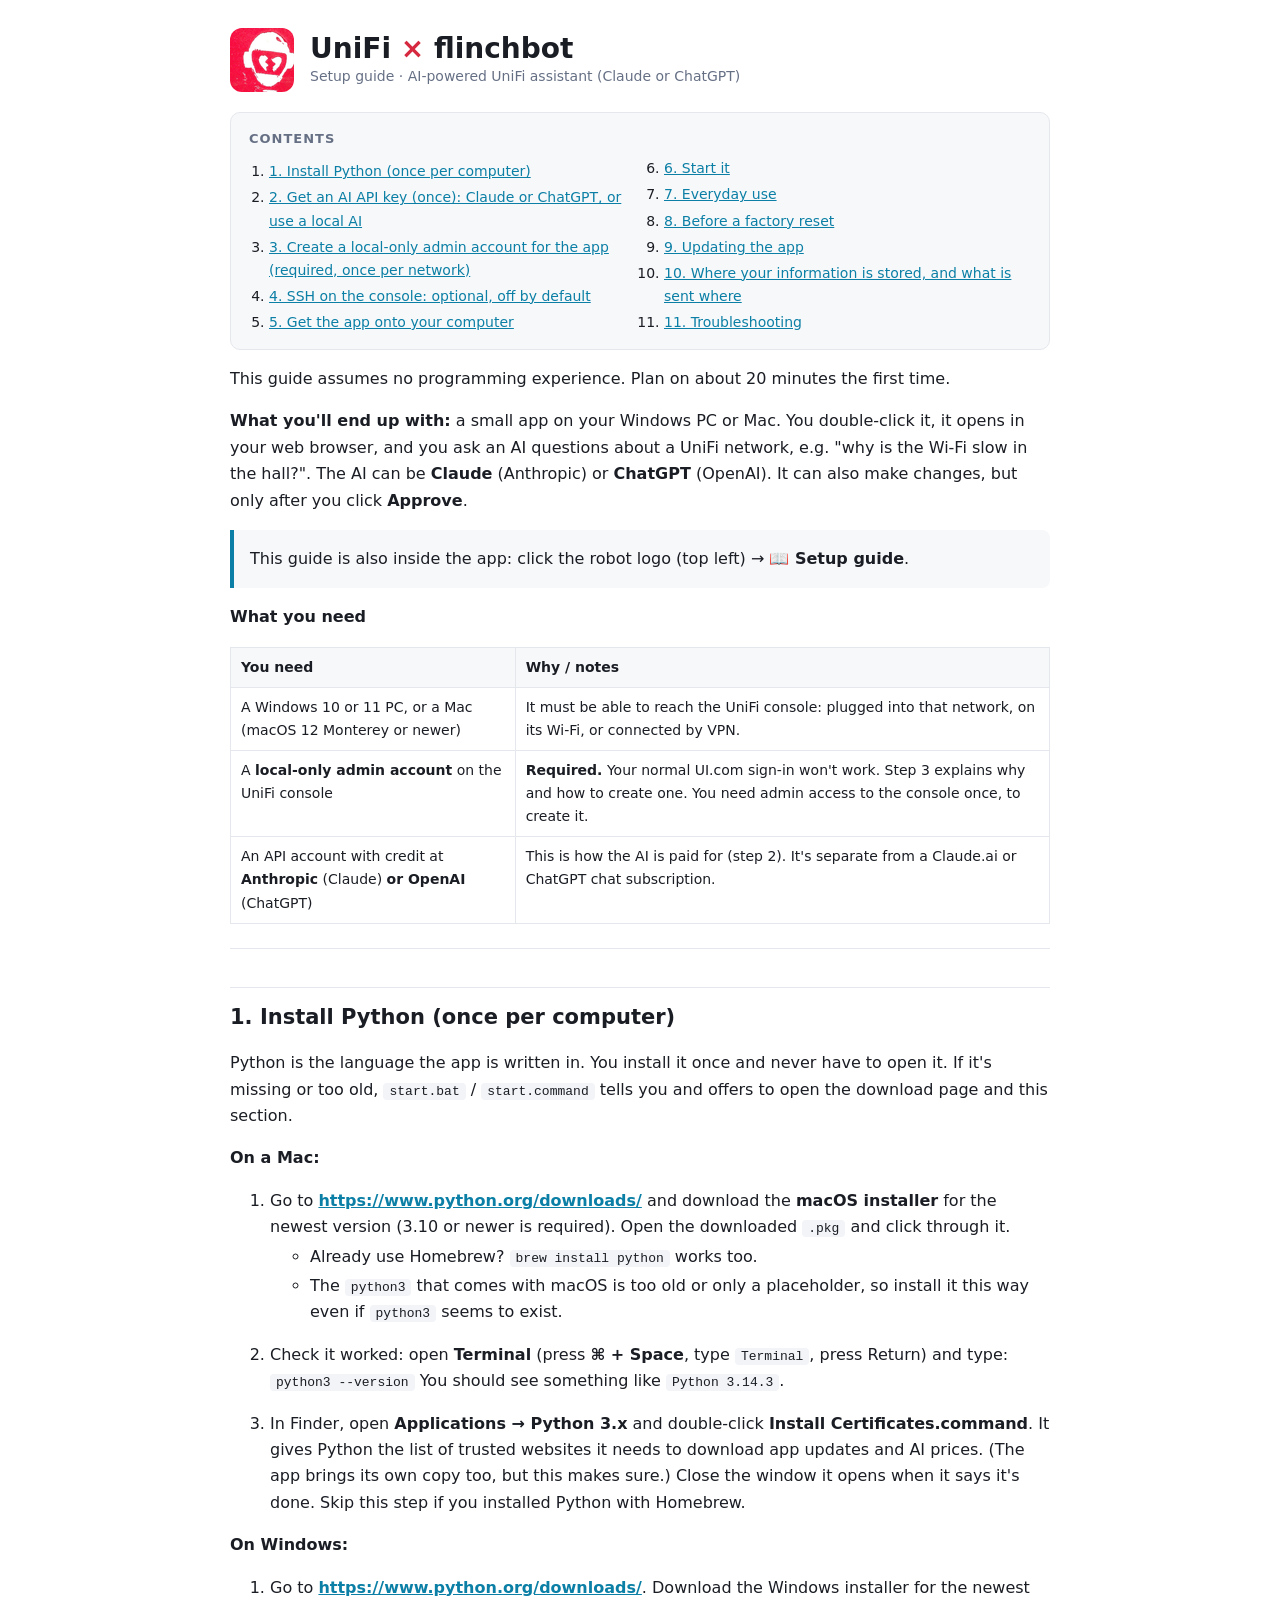
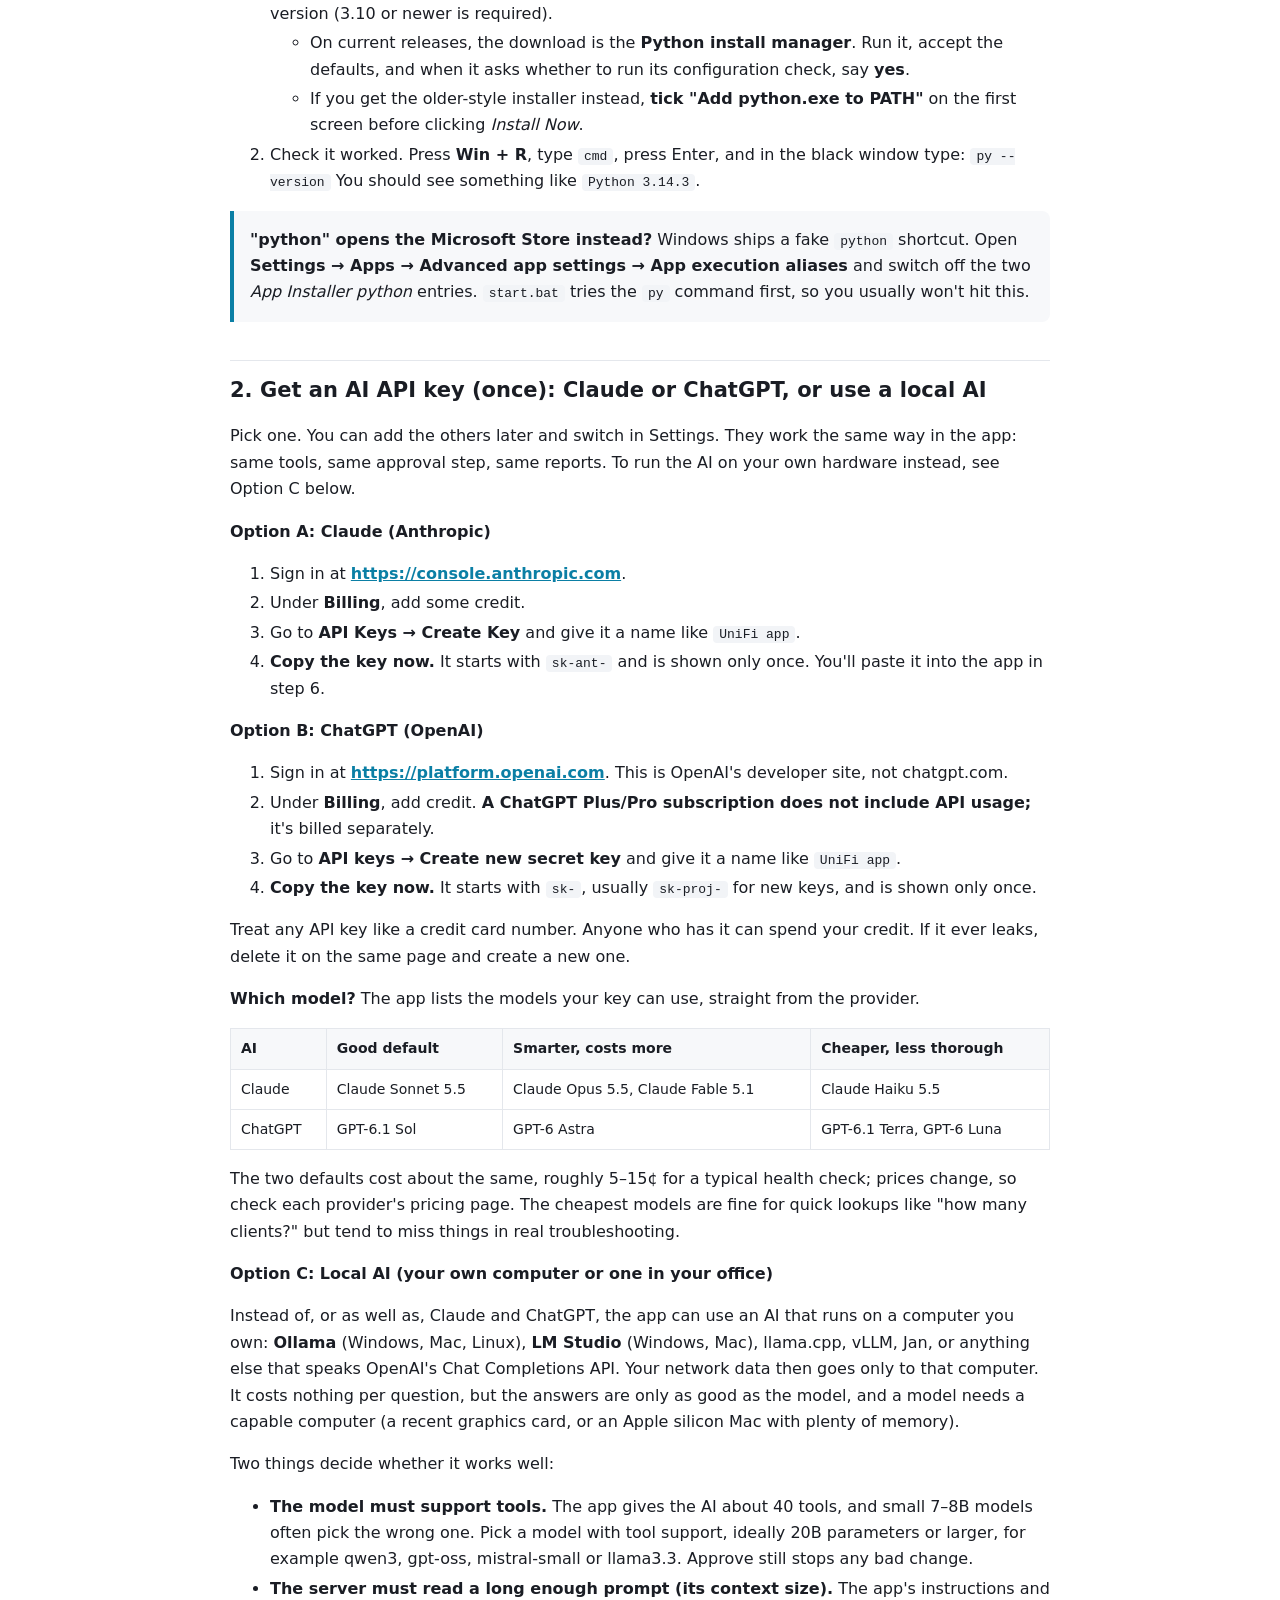
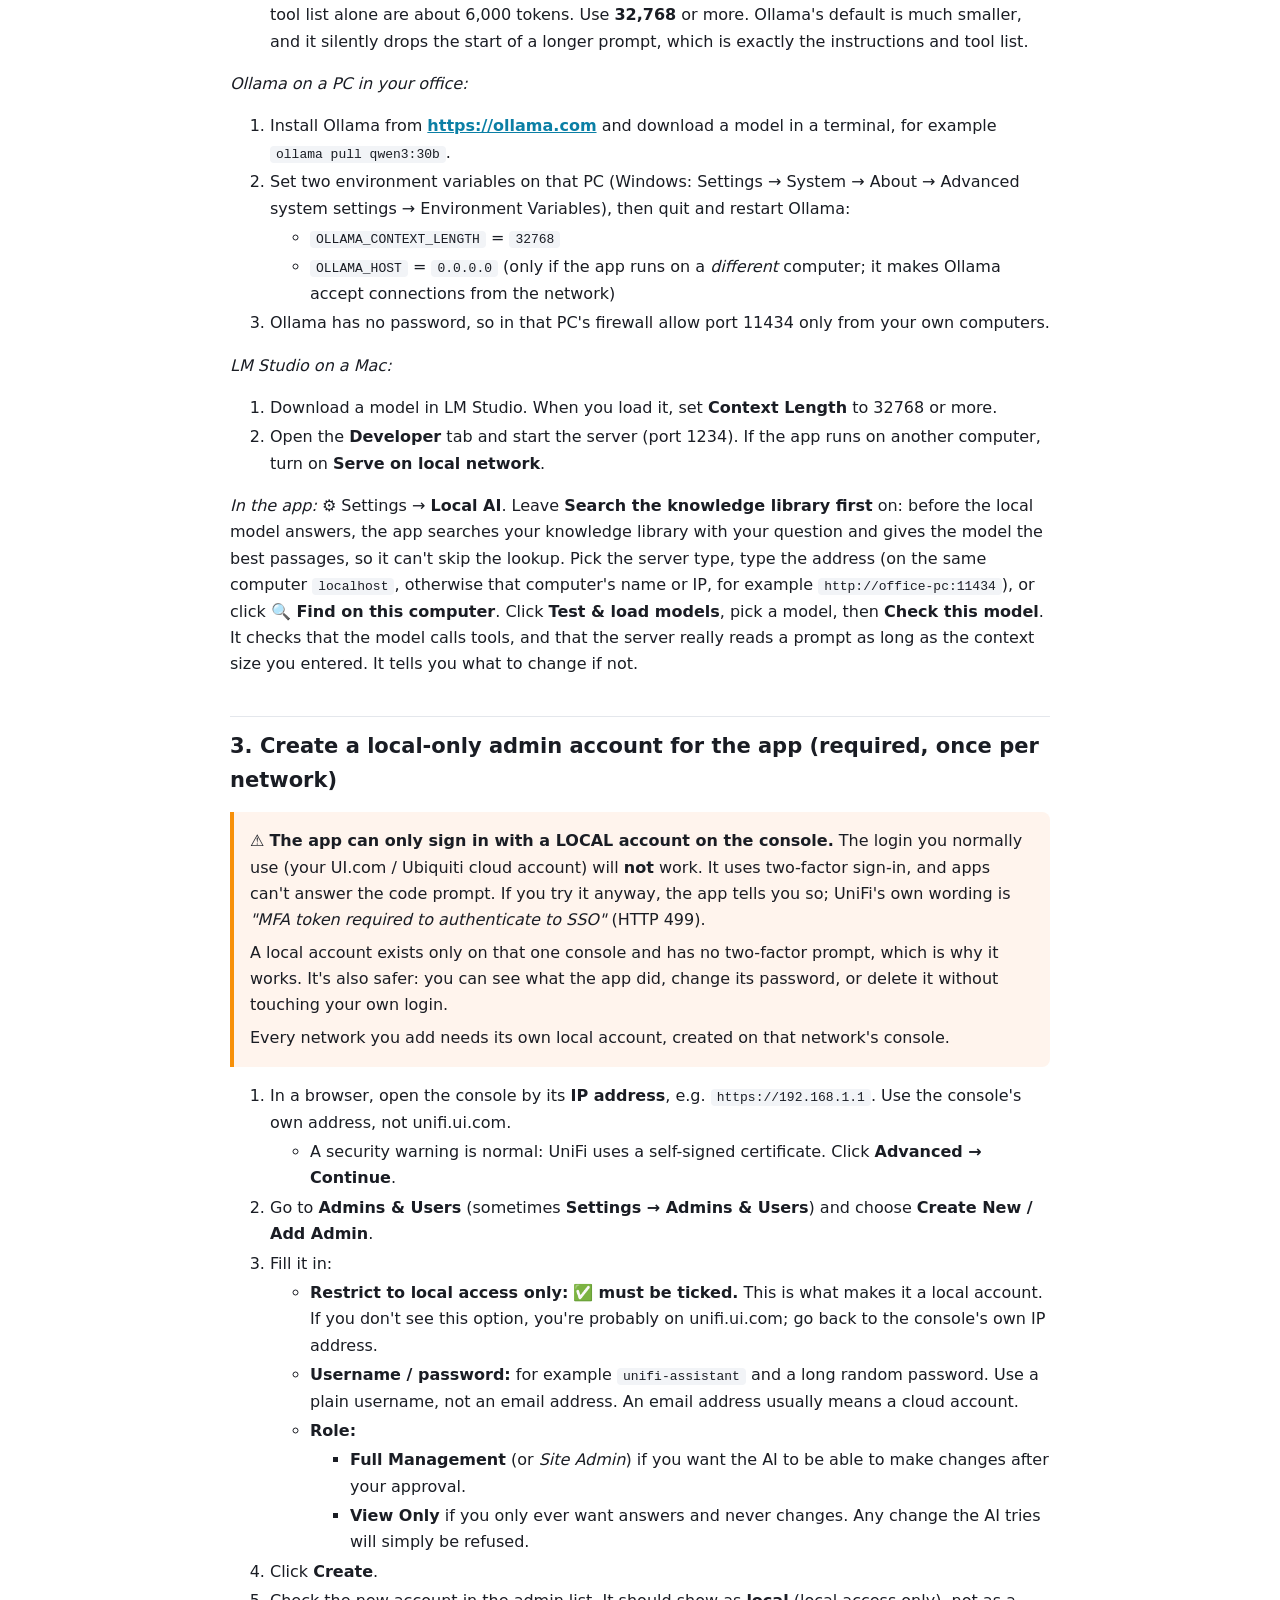
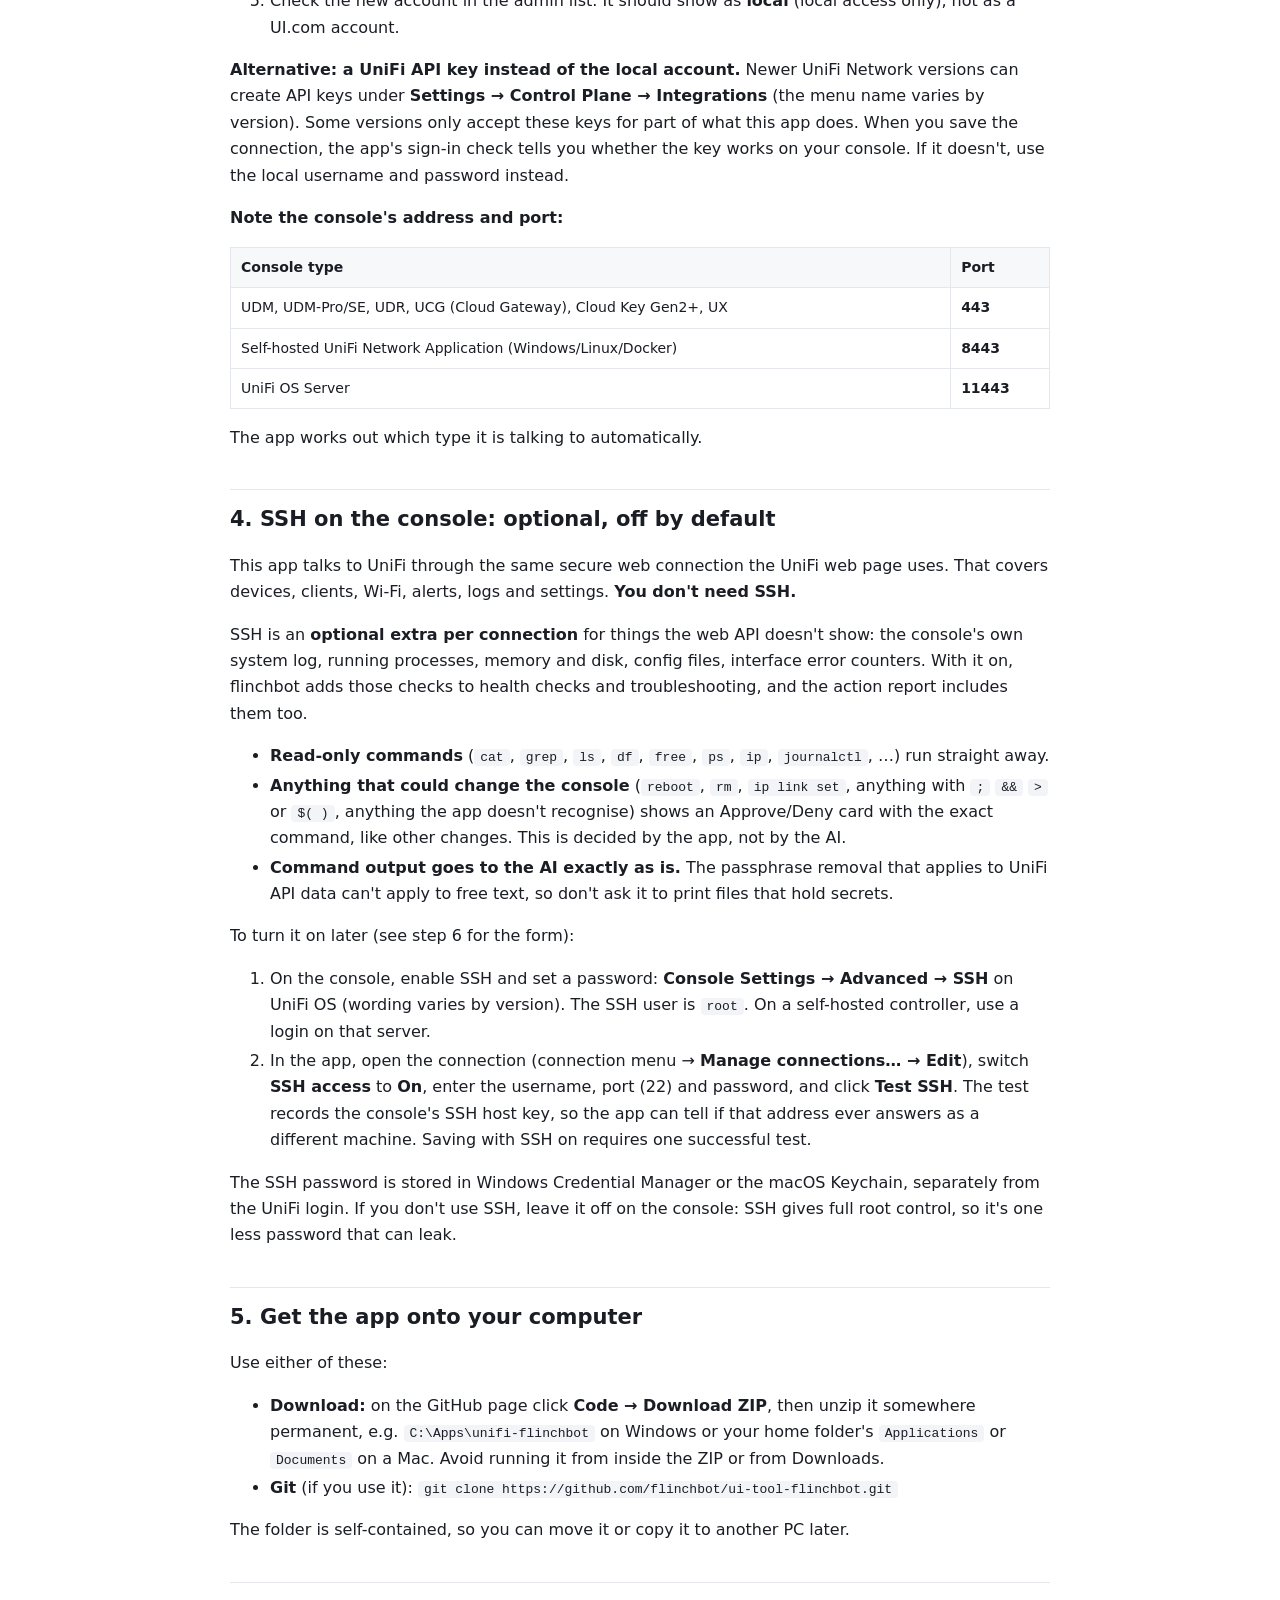
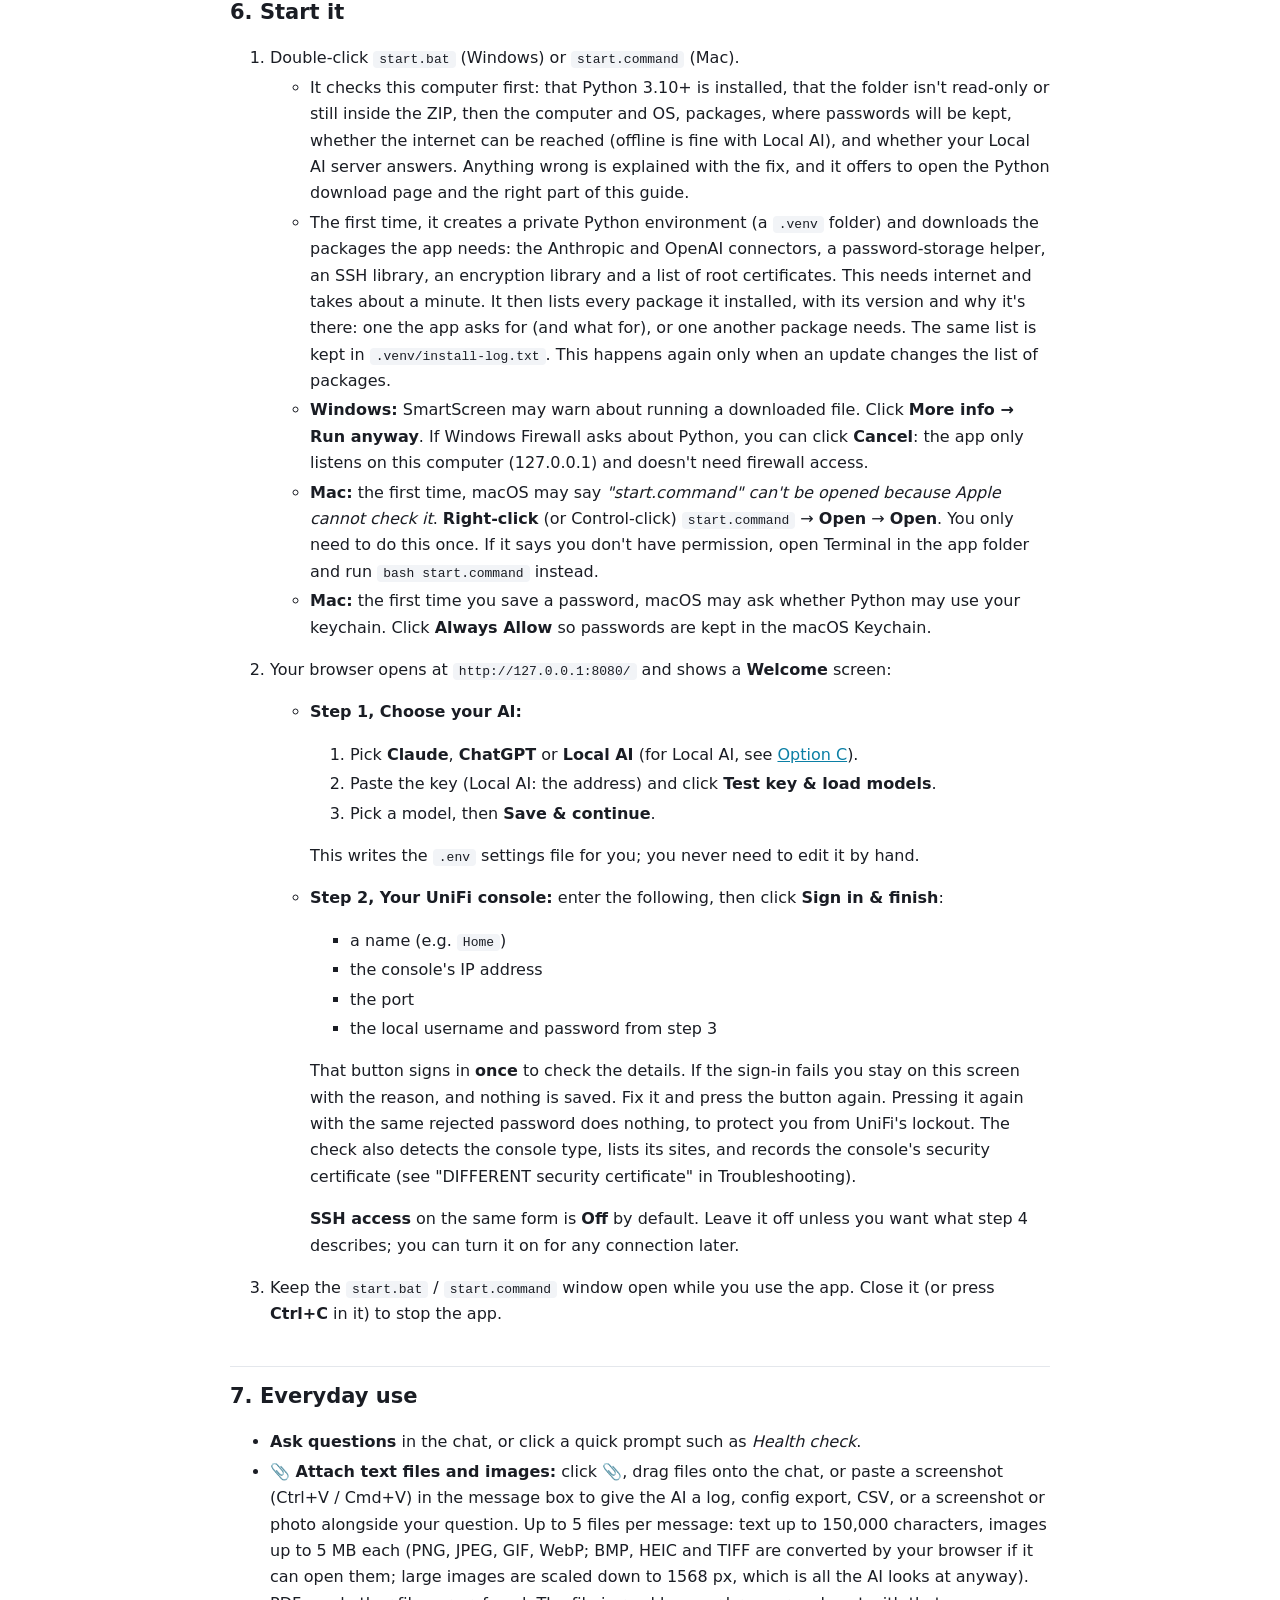
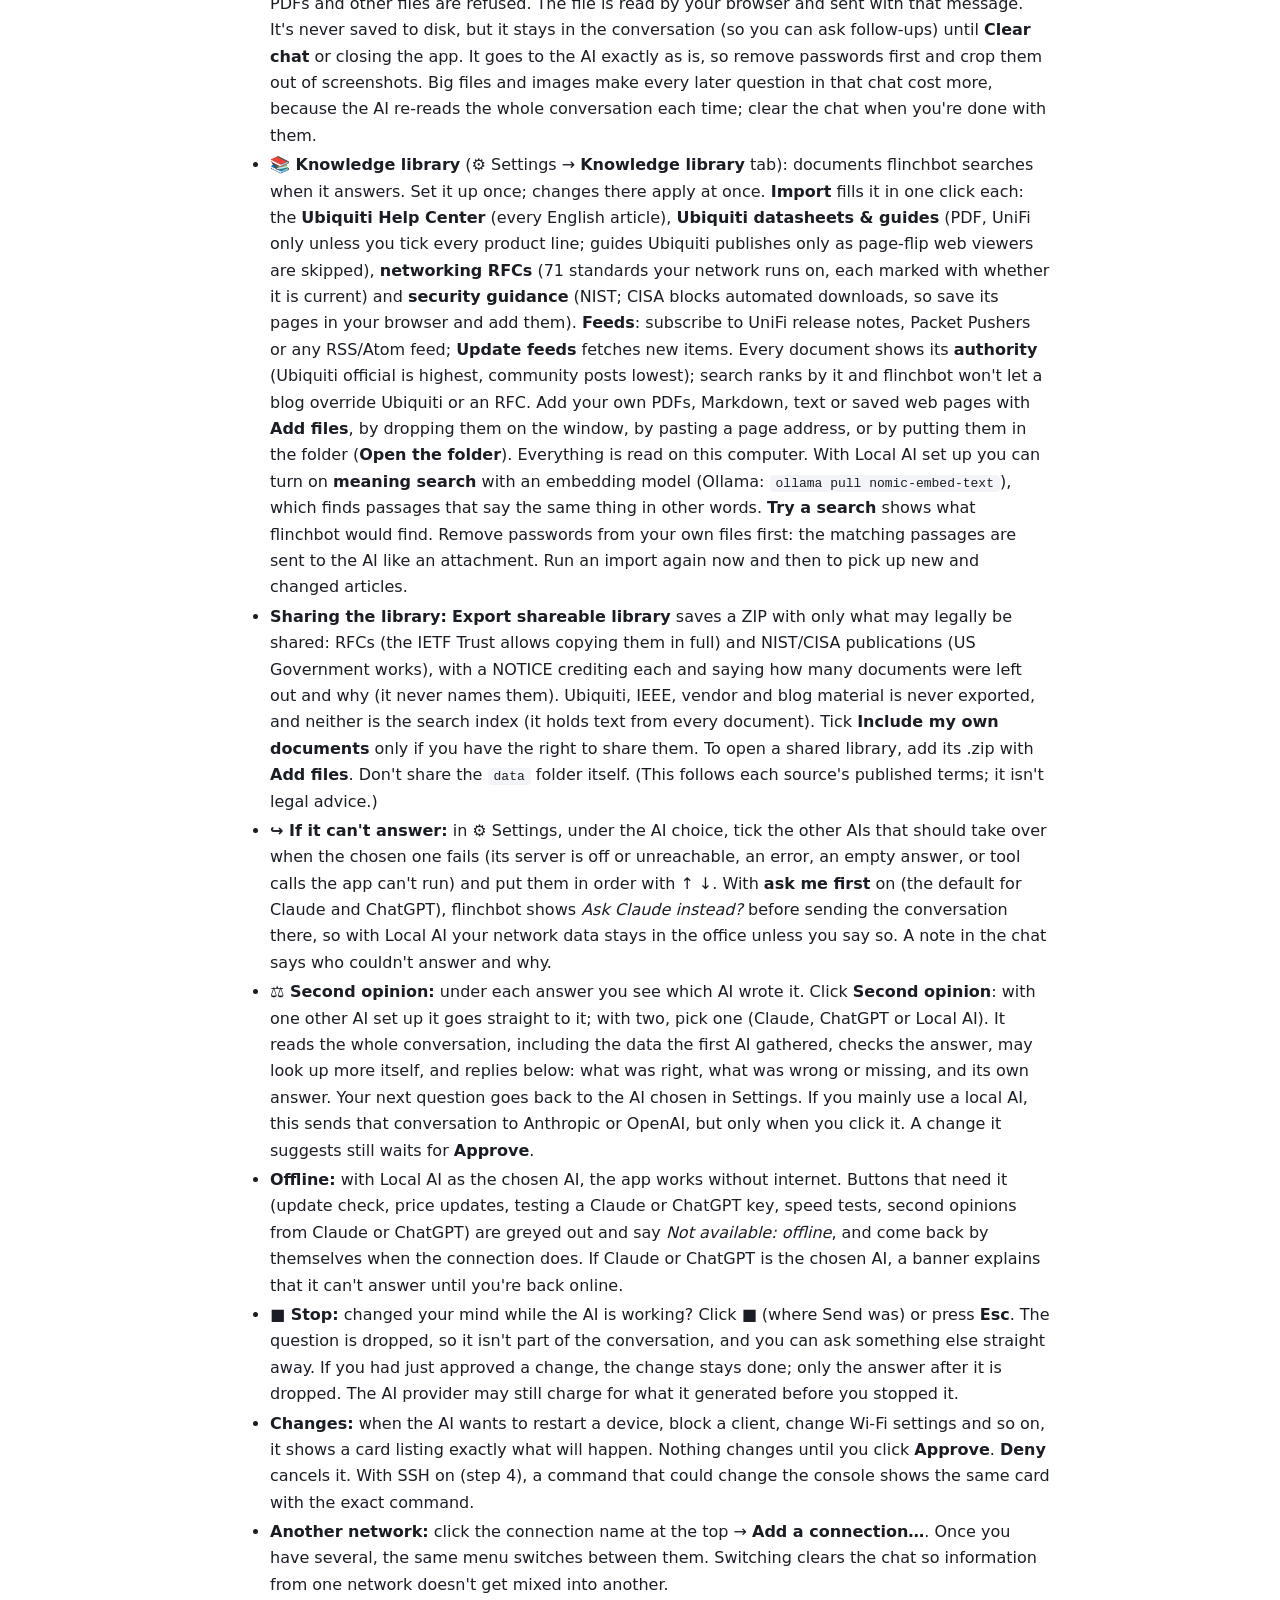
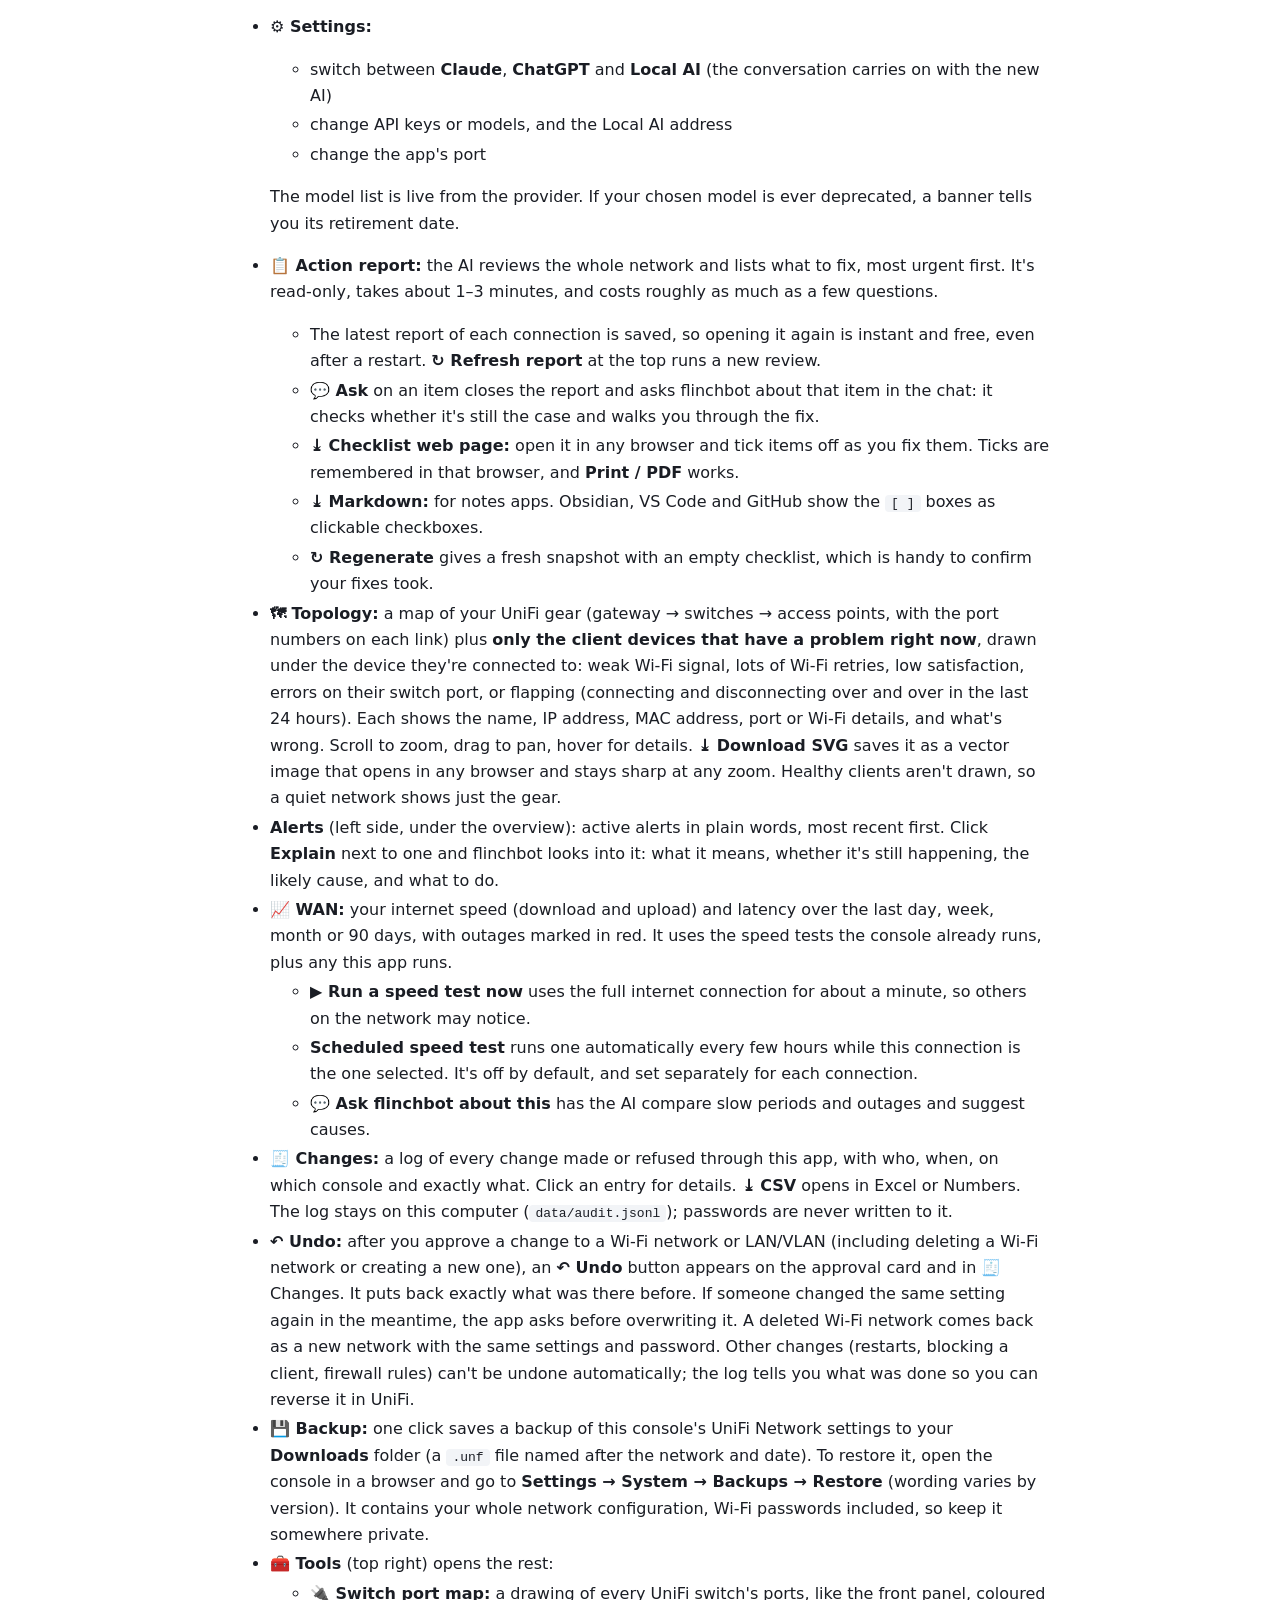
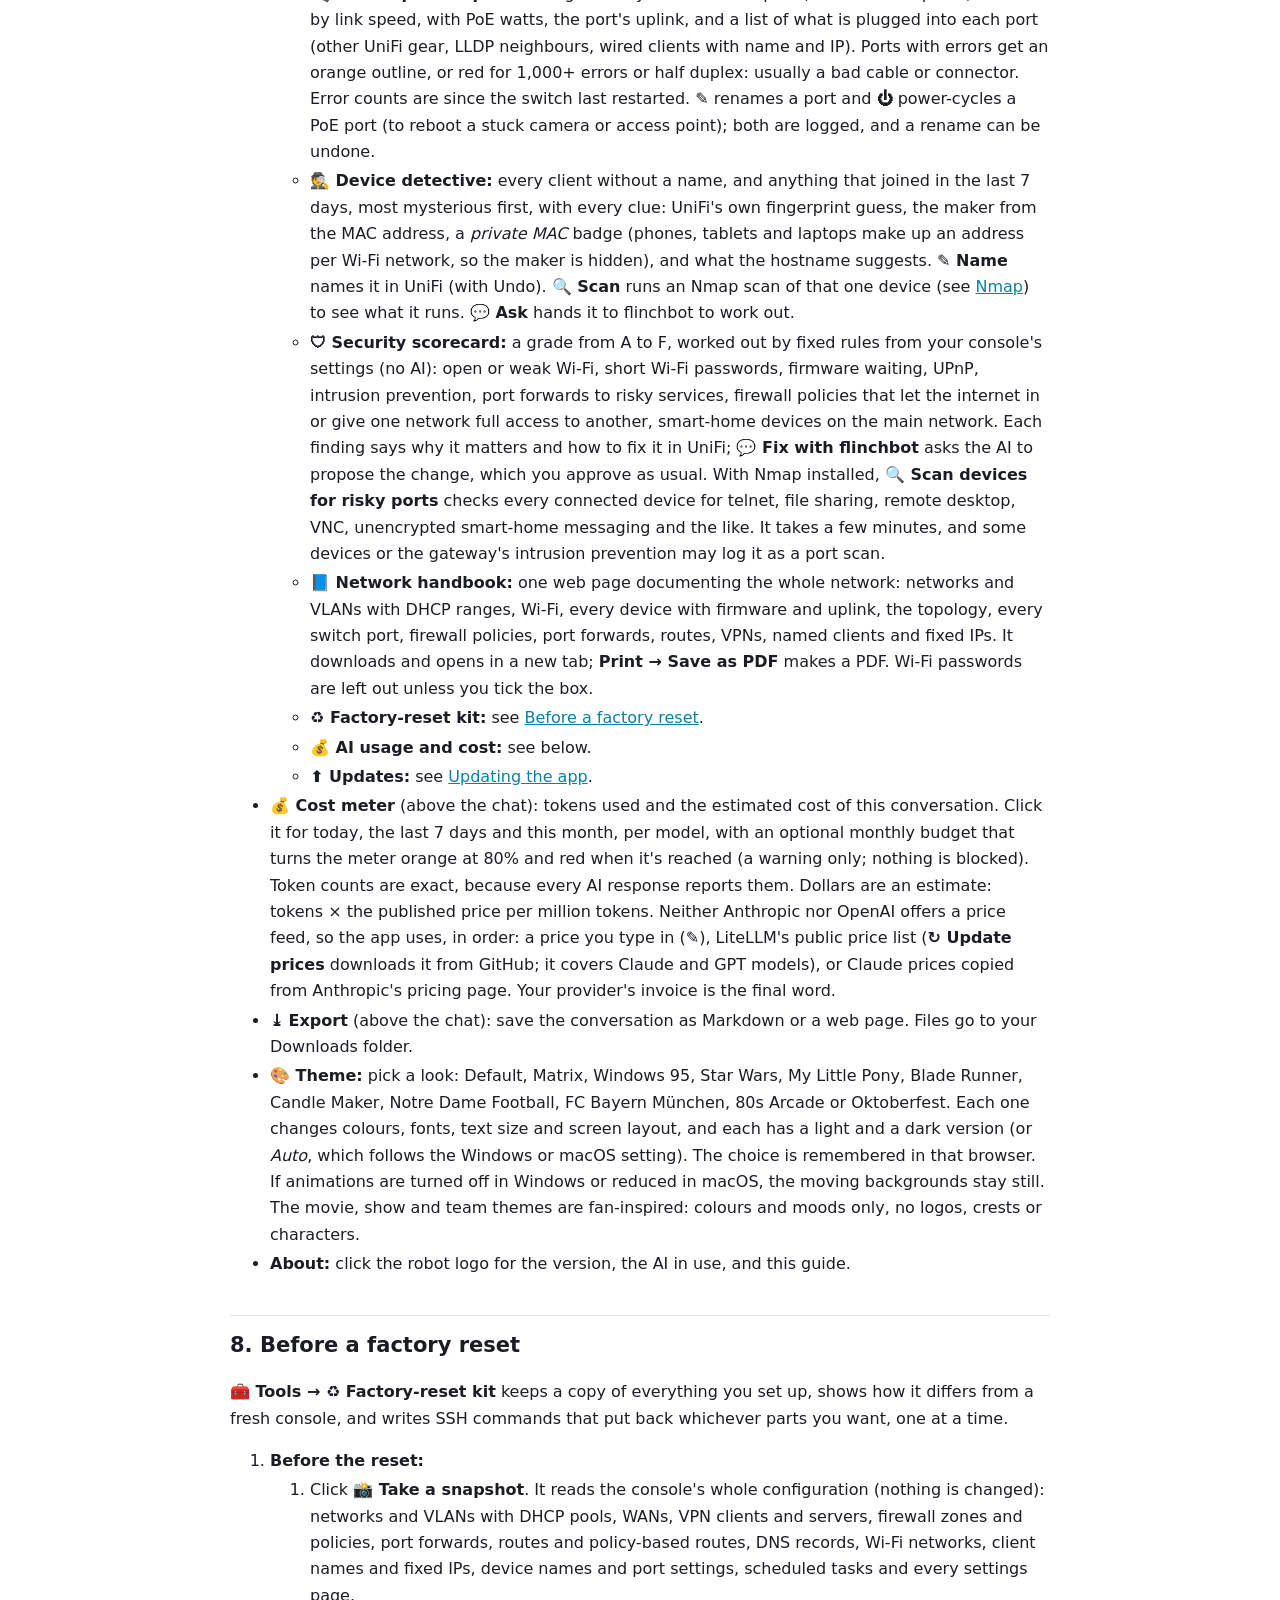
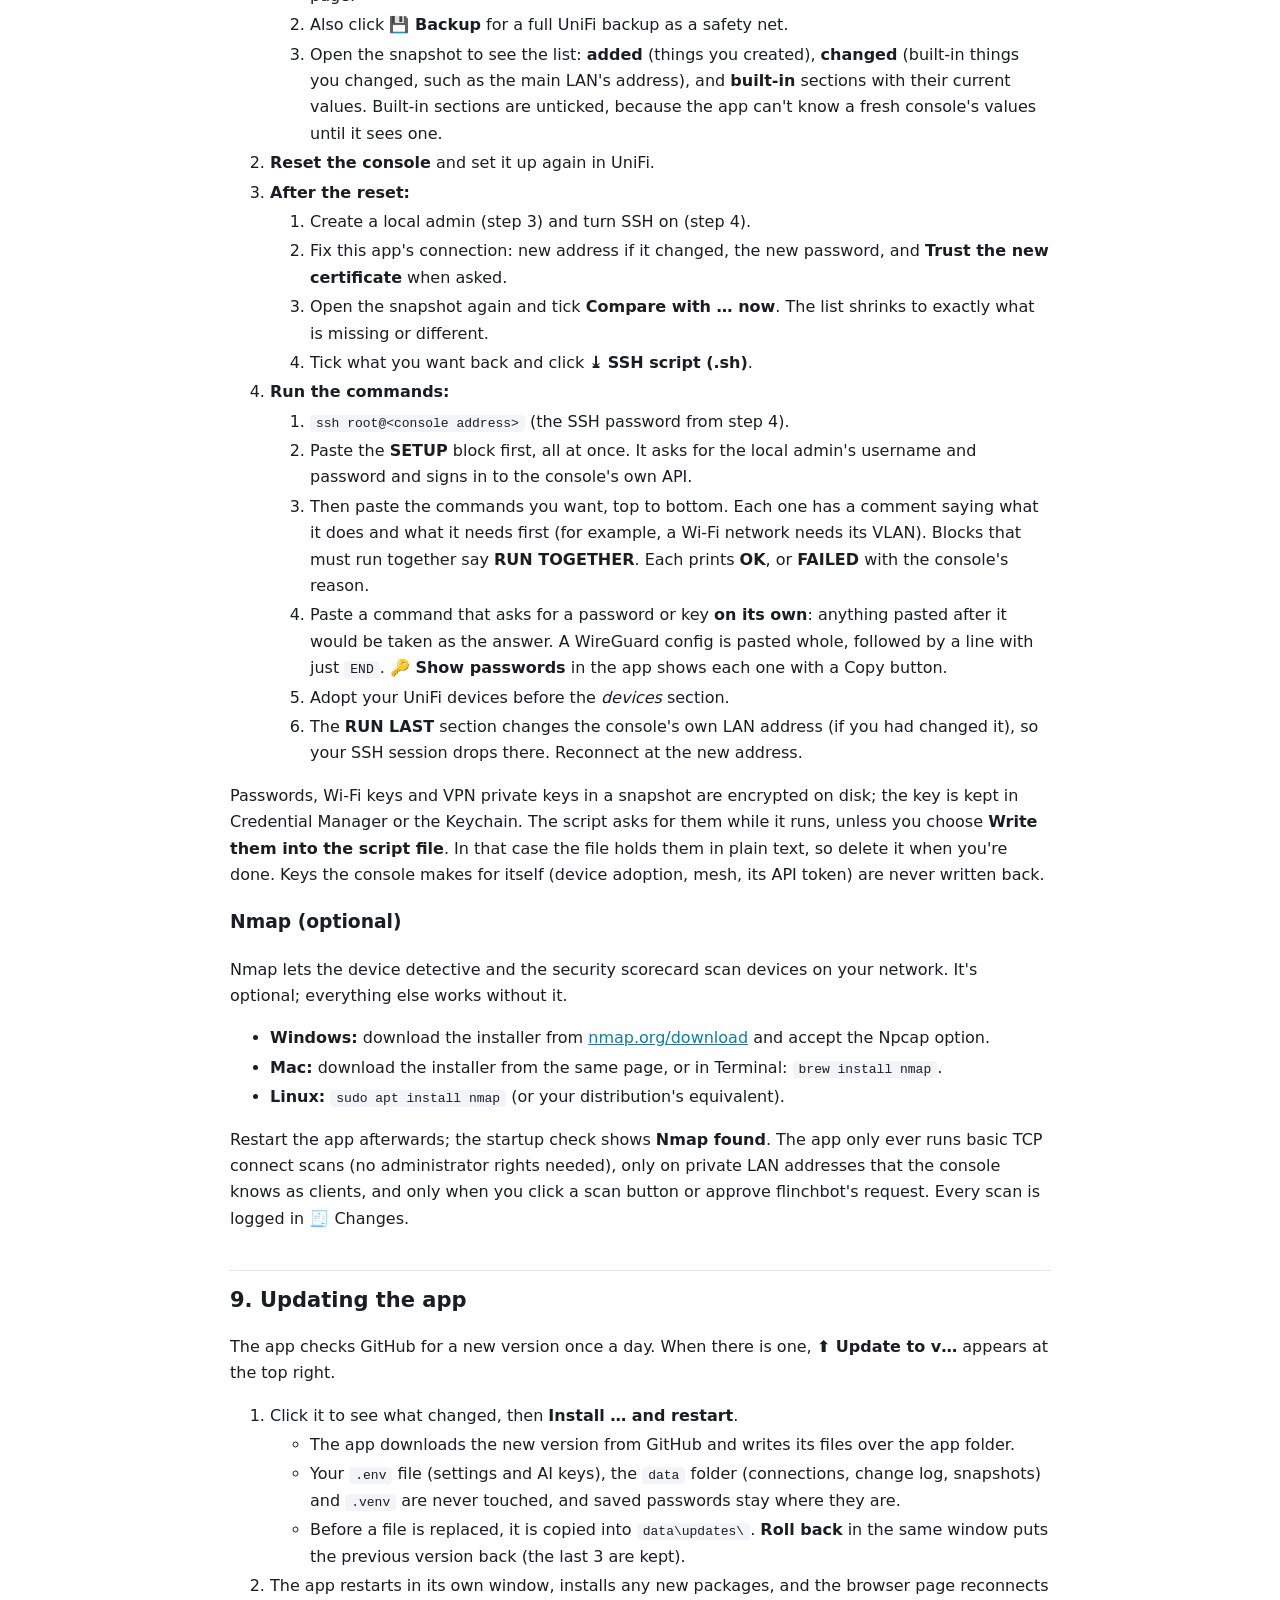
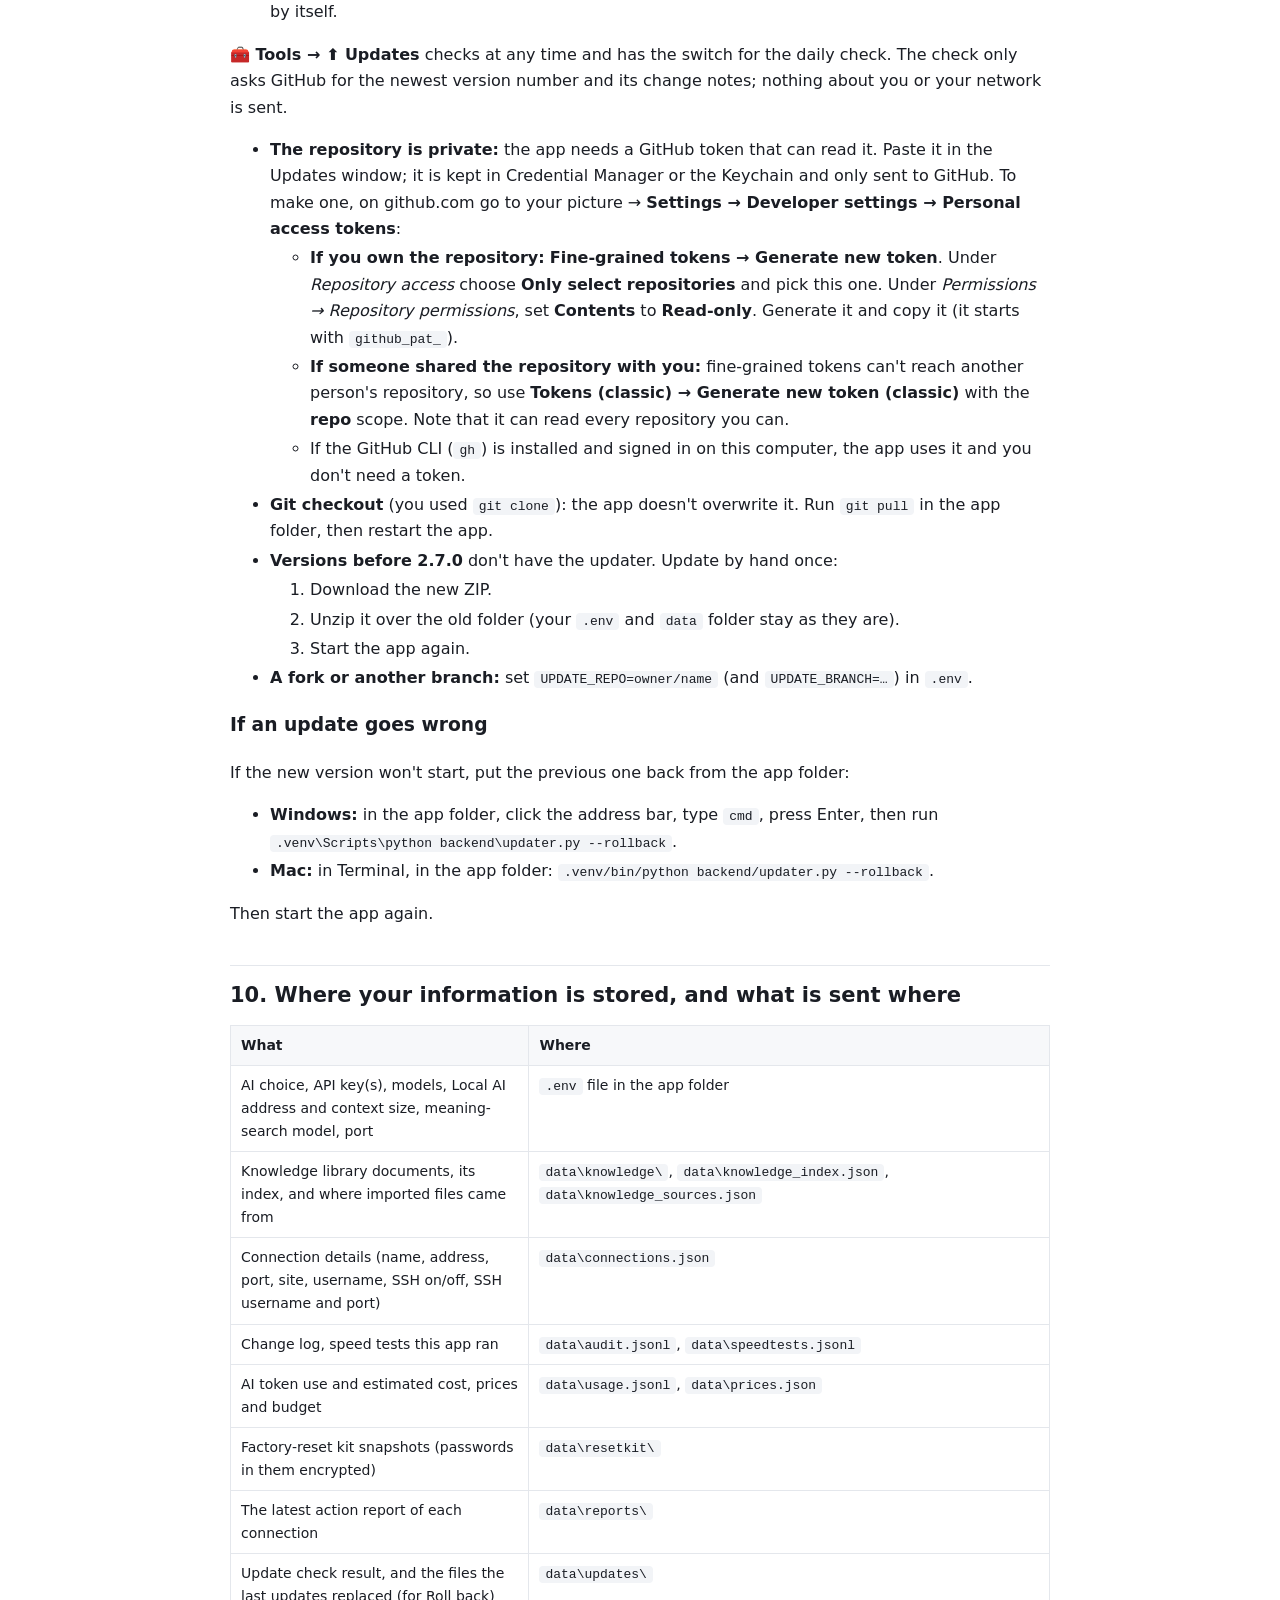
<file: SETUP.html>
<!DOCTYPE html>
<html lang="en"><head><meta charset="utf-8"><meta name="viewport" content="width=device-width,initial-scale=1">
<title>UniFi × flinchbot — Setup guide</title>
<link rel="icon" href="[data-uri]">
<!-- Generated from SETUP.md by tools/build_setup_html.py. Edit SETUP.md, then rebuild. -->
<style>
  :root { --bg:#fff; --fg:#1a1d24; --muted:#667085; --line:#e4e7ec; --card:#f7f8fa; --accent:#d6283f;
          --link:#0b7fa5; --warn-bg:#fff4ed; --warn-line:#f79009; --code:#f2f4f7; }
  @media (prefers-color-scheme:dark) { :root { --bg:#0d1016; --fg:#e2e8f0; --muted:#8b95a7; --line:#252a36; --card:#141821;
          --accent:#ff6b81; --link:#3cc8f0; --warn-bg:#2a1a12; --warn-line:#ff9a5c; --code:#1b202b; } }
  * { box-sizing:border-box; }
  body { margin:0; background:var(--bg); color:var(--fg); font:16px/1.65 system-ui,-apple-system,"Segoe UI",sans-serif; }
  main { max-width:860px; margin:0 auto; padding:28px 20px 80px; }
  header { display:flex; align-items:center; gap:16px; margin-bottom:8px; }
  header img { width:64px; height:64px; border-radius:12px; }
  h1 { font-size:28px; margin:0; line-height:1.2; } h1 span { color:var(--accent); }
  .sub { color:var(--muted); font-size:14px; }
  nav { background:var(--card); border:1px solid var(--line); border-radius:10px; padding:12px 18px; margin:20px 0 8px; }
  nav b { font-size:13px; text-transform:uppercase; letter-spacing:1px; color:var(--muted); }
  nav ol { margin:6px 0 0; padding-left:20px; columns:2; column-gap:28px; font-size:14px; }
  h2 { font-size:21px; margin:38px 0 10px; padding-top:12px; border-top:1px solid var(--line); scroll-margin-top:12px; }
  a { color:var(--link); }
  table { border-collapse:collapse; width:100%; margin:12px 0; font-size:14px; }
  th, td { border:1px solid var(--line); padding:8px 10px; text-align:left; vertical-align:top; }
  th { background:var(--card); }
  code { font:13px ui-monospace,Consolas,monospace; background:var(--code); padding:1px 6px; border-radius:4px; }
  pre { background:var(--code); padding:12px 14px; border-radius:8px; overflow-x:auto; } pre code { padding:0; background:none; }
  blockquote { margin:14px 0; padding:10px 16px; border-left:4px solid var(--link); background:var(--card); border-radius:0 8px 8px 0; }
  blockquote.warn { border-left-color:var(--warn-line); background:var(--warn-bg); }
  blockquote p { margin:6px 0; }
  hr { border:0; border-top:1px solid var(--line); margin:24px 0; }
  li { margin:3px 0; }
  footer { margin-top:48px; color:var(--muted); font-size:13px; }
  @media (max-width:640px) { nav ol { columns:1; } }
  @media print { nav { display:none; } body { font-size:12px; } h2 { break-after:avoid; } table, blockquote { break-inside:avoid; } }
</style></head>
<body><main>
<header><img src="[data-uri]" alt="flinchbot robot">
<div><h1>UniFi <span>×</span> flinchbot</h1><div class="sub">Setup guide · AI-powered UniFi assistant (Claude or ChatGPT)</div></div></header>
<nav><b>Contents</b><ol><li><a href="#s-1-install-python-once-per-computer">1. Install Python (once per computer)</a></li><li><a href="#s-2-get-an-ai-api-key-once-claude-or-chatgpt-or-use-a-local-ai">2. Get an AI API key (once): Claude or ChatGPT, or use a local AI</a></li><li><a href="#s-3-create-a-local-only-admin-account-for-the-app-required-once-per-network">3. Create a local-only admin account for the app (required, once per network)</a></li><li><a href="#s-4-ssh-on-the-console-optional-off-by-default">4. SSH on the console: optional, off by default</a></li><li><a href="#s-5-get-the-app-onto-your-computer">5. Get the app onto your computer</a></li><li><a href="#s-6-start-it">6. Start it</a></li><li><a href="#s-7-everyday-use">7. Everyday use</a></li><li><a href="#s-8-before-a-factory-reset">8. Before a factory reset</a></li><li><a href="#s-9-updating-the-app">9. Updating the app</a></li><li><a href="#s-10-where-your-information-is-stored-and-what-is-sent-where">10. Where your information is stored, and what is sent where</a></li><li><a href="#s-11-troubleshooting">11. Troubleshooting</a></li></ol></nav>
<p>This guide assumes no programming experience. Plan on about 20 minutes the first time.</p>
<p><strong>What you'll end up with:</strong> a small app on your Windows PC or Mac. You double-click it, it opens in your web browser, and you ask an AI questions about a UniFi network, e.g. "why is the Wi-Fi slow in the hall?". The AI can be <strong>Claude</strong> (Anthropic) or <strong>ChatGPT</strong> (OpenAI). It can also make changes, but only after you click <strong>Approve</strong>.</p>
<blockquote>
<p>This guide is also inside the app: click the robot logo (top left) → <strong>📖 Setup guide</strong>.</p>
</blockquote>
<p><strong>What you need</strong></p>
<table>
<thead>
<tr>
<th>You need</th>
<th>Why / notes</th>
</tr>
</thead>
<tbody>
<tr>
<td>A Windows 10 or 11 PC, or a Mac (macOS 12 Monterey or newer)</td>
<td>It must be able to reach the UniFi console: plugged into that network, on its Wi-Fi, or connected by VPN.</td>
</tr>
<tr>
<td>A <strong>local-only admin account</strong> on the UniFi console</td>
<td><strong>Required.</strong> Your normal UI.com sign-in won't work. Step 3 explains why and how to create one. You need admin access to the console once, to create it.</td>
</tr>
<tr>
<td>An API account with credit at <strong>Anthropic</strong> (Claude) <strong>or OpenAI</strong> (ChatGPT)</td>
<td>This is how the AI is paid for (step 2). It's separate from a Claude.ai or ChatGPT chat subscription.</td>
</tr>
</tbody>
</table>
<hr />
<a id="install-python"></a>
<h2 id="s-1-install-python-once-per-computer">1. Install Python (once per computer)</h2>
<p>Python is the language the app is written in. You install it once and never have to open it. If it's missing or too old, <code>start.bat</code> / <code>start.command</code> tells you and offers to open the download page and this section.</p>
<a id="python-mac"></a>
<p><strong>On a Mac:</strong></p>
<ol>
<li>Go to <strong><a href="https://www.python.org/downloads/" target="_blank" rel="noopener">https://www.python.org/downloads/</a></strong> and download the <strong>macOS installer</strong> for the newest version (3.10 or newer is required). Open the downloaded <code>.pkg</code> and click through it.<ul>
<li>Already use Homebrew? <code>brew install python</code> works too.</li>
<li>The <code>python3</code> that comes with macOS is too old or only a placeholder, so install it this way even if <code>python3</code> seems to exist.</li>
</ul>
</li>
<li>
<p>Check it worked: open <strong>Terminal</strong> (press <strong>⌘ + Space</strong>, type <code>Terminal</code>, press Return) and type:
   <code>python3 --version</code>
   You should see something like <code>Python 3.14.3</code>.</p>
</li>
<li>
<p>In Finder, open <strong>Applications → Python 3.x</strong> and double-click <strong>Install Certificates.command</strong>. It gives Python the list of trusted websites it needs to download app updates and AI prices. (The app brings its own copy too, but this makes sure.) Close the window it opens when it says it's done. Skip this step if you installed Python with Homebrew.</p>
</li>
</ol>
<a id="python-windows"></a>
<p><strong>On Windows:</strong></p>
<ol>
<li>Go to <strong><a href="https://www.python.org/downloads/" target="_blank" rel="noopener">https://www.python.org/downloads/</a></strong>. Download the Windows installer for the newest version (3.10 or newer is required).<ul>
<li>On current releases, the download is the <strong>Python install manager</strong>. Run it, accept the defaults, and when it asks whether to run its configuration check, say <strong>yes</strong>.</li>
<li>If you get the older-style installer instead, <strong>tick "Add python.exe to PATH"</strong> on the first screen before clicking <em>Install Now</em>.</li>
</ul>
</li>
<li>Check it worked. Press <strong>Win + R</strong>, type <code>cmd</code>, press Enter, and in the black window type:
   <code>py --version</code>
   You should see something like <code>Python 3.14.3</code>.</li>
</ol>
<blockquote>
<p><strong>"python" opens the Microsoft Store instead?</strong> Windows ships a fake <code>python</code> shortcut. Open <strong>Settings → Apps → Advanced app settings → App execution aliases</strong> and switch off the two <em>App Installer python</em> entries. <code>start.bat</code> tries the <code>py</code> command first, so you usually won't hit this.</p>
</blockquote>
<h2 id="s-2-get-an-ai-api-key-once-claude-or-chatgpt-or-use-a-local-ai">2. Get an AI API key (once): Claude or ChatGPT, or use a local AI</h2>
<p>Pick one. You can add the others later and switch in Settings. They work the same way in the app: same tools, same approval step, same reports. To run the AI on your own hardware instead, see Option C below.</p>
<p><strong>Option A: Claude (Anthropic)</strong></p>
<ol>
<li>Sign in at <strong><a href="https://console.anthropic.com" target="_blank" rel="noopener">https://console.anthropic.com</a></strong>.</li>
<li>Under <strong>Billing</strong>, add some credit.</li>
<li>Go to <strong>API Keys → Create Key</strong> and give it a name like <code>UniFi app</code>.</li>
<li><strong>Copy the key now.</strong> It starts with <code>sk-ant-</code> and is shown only once. You'll paste it into the app in step 6.</li>
</ol>
<p><strong>Option B: ChatGPT (OpenAI)</strong></p>
<ol>
<li>Sign in at <strong><a href="https://platform.openai.com" target="_blank" rel="noopener">https://platform.openai.com</a></strong>. This is OpenAI's developer site, not chatgpt.com.</li>
<li>Under <strong>Billing</strong>, add credit. <strong>A ChatGPT Plus/Pro subscription does not include API usage;</strong> it's billed separately.</li>
<li>Go to <strong>API keys → Create new secret key</strong> and give it a name like <code>UniFi app</code>.</li>
<li><strong>Copy the key now.</strong> It starts with <code>sk-</code>, usually <code>sk-proj-</code> for new keys, and is shown only once.</li>
</ol>
<p>Treat any API key like a credit card number. Anyone who has it can spend your credit. If it ever leaks, delete it on the same page and create a new one.</p>
<p><strong>Which model?</strong> The app lists the models your key can use, straight from the provider.</p>
<table>
<thead>
<tr>
<th>AI</th>
<th>Good default</th>
<th>Smarter, costs more</th>
<th>Cheaper, less thorough</th>
</tr>
</thead>
<tbody>
<tr>
<td>Claude</td>
<td>Claude Sonnet 5.5</td>
<td>Claude Opus 5.5, Claude Fable 5.1</td>
<td>Claude Haiku 5.5</td>
</tr>
<tr>
<td>ChatGPT</td>
<td>GPT-6.1 Sol</td>
<td>GPT-6 Astra</td>
<td>GPT-6.1 Terra, GPT-6 Luna</td>
</tr>
</tbody>
</table>
<p>The two defaults cost about the same, roughly 5–15¢ for a typical health check; prices change, so check each provider's pricing page. The cheapest models are fine for quick lookups like "how many clients?" but tend to miss things in real troubleshooting.</p>
<a id="local-ai"></a>
<p><strong>Option C: Local AI (your own computer or one in your office)</strong></p>
<p>Instead of, or as well as, Claude and ChatGPT, the app can use an AI that runs on a computer you own: <strong>Ollama</strong> (Windows, Mac, Linux), <strong>LM Studio</strong> (Windows, Mac), llama.cpp, vLLM, Jan, or anything else that speaks OpenAI's Chat Completions API. Your network data then goes only to that computer. It costs nothing per question, but the answers are only as good as the model, and a model needs a capable computer (a recent graphics card, or an Apple silicon Mac with plenty of memory).</p>
<p>Two things decide whether it works well:</p>
<ul>
<li><strong>The model must support tools.</strong> The app gives the AI about 40 tools, and small 7–8B models often pick the wrong one. Pick a model with tool support, ideally 20B parameters or larger, for example qwen3, gpt-oss, mistral-small or llama3.3. Approve still stops any bad change.</li>
<li><strong>The server must read a long enough prompt (its context size).</strong> The app's instructions and tool list alone are about 6,000 tokens. Use <strong>32,768</strong> or more. Ollama's default is much smaller, and it silently drops the start of a longer prompt, which is exactly the instructions and tool list.</li>
</ul>
<p><em>Ollama on a PC in your office:</em></p>
<ol>
<li>Install Ollama from <strong><a href="https://ollama.com" target="_blank" rel="noopener">https://ollama.com</a></strong> and download a model in a terminal, for example <code>ollama pull qwen3:30b</code>.</li>
<li>Set two environment variables on that PC (Windows: Settings → System → About → Advanced system settings → Environment Variables), then quit and restart Ollama:<ul>
<li><code>OLLAMA_CONTEXT_LENGTH</code> = <code>32768</code></li>
<li><code>OLLAMA_HOST</code> = <code>0.0.0.0</code> (only if the app runs on a <em>different</em> computer; it makes Ollama accept connections from the network)</li>
</ul>
</li>
<li>Ollama has no password, so in that PC's firewall allow port 11434 only from your own computers.</li>
</ol>
<p><em>LM Studio on a Mac:</em></p>
<ol>
<li>Download a model in LM Studio. When you load it, set <strong>Context Length</strong> to 32768 or more.</li>
<li>Open the <strong>Developer</strong> tab and start the server (port 1234). If the app runs on another computer, turn on <strong>Serve on local network</strong>.</li>
</ol>
<p><em>In the app:</em> ⚙ Settings → <strong>Local AI</strong>. Leave <strong>Search the knowledge library first</strong> on: before the local model answers, the app searches your knowledge library with your question and gives the model the best passages, so it can't skip the lookup. Pick the server type, type the address (on the same computer <code>localhost</code>, otherwise that computer's name or IP, for example <code>http://office-pc:11434</code>), or click <strong>🔍 Find on this computer</strong>. Click <strong>Test &amp; load models</strong>, pick a model, then <strong>Check this model</strong>. It checks that the model calls tools, and that the server really reads a prompt as long as the context size you entered. It tells you what to change if not.</p>
<h2 id="s-3-create-a-local-only-admin-account-for-the-app-required-once-per-network">3. Create a local-only admin account for the app (required, once per network)</h2>
<blockquote class="warn">
<p>⚠️ <strong>The app can only sign in with a LOCAL account on the console.</strong>
The login you normally use (your UI.com / Ubiquiti cloud account) will <strong>not</strong> work. It uses two-factor sign-in, and apps can't answer the code prompt. If you try it anyway, the app tells you so; UniFi's own wording is <em>"MFA token required to authenticate to SSO"</em> (HTTP 499).</p>
<p>A local account exists only on that one console and has no two-factor prompt, which is why it works. It's also safer: you can see what the app did, change its password, or delete it without touching your own login.</p>
<p>Every network you add needs its own local account, created on that network's console.</p>
</blockquote>
<ol>
<li>In a browser, open the console by its <strong>IP address</strong>, e.g. <code>https://192.168.1.1</code>. Use the console's own address, not unifi.ui.com.<ul>
<li>A security warning is normal: UniFi uses a self-signed certificate. Click <strong>Advanced → Continue</strong>.</li>
</ul>
</li>
<li>Go to <strong>Admins &amp; Users</strong> (sometimes <strong>Settings → Admins &amp; Users</strong>) and choose <strong>Create New / Add Admin</strong>.</li>
<li>Fill it in:<ul>
<li><strong>Restrict to local access only:</strong> ✅ <strong>must be ticked.</strong> This is what makes it a local account. If you don't see this option, you're probably on unifi.ui.com; go back to the console's own IP address.</li>
<li><strong>Username / password:</strong> for example <code>unifi-assistant</code> and a long random password. Use a plain username, not an email address. An email address usually means a cloud account.</li>
<li><strong>Role:</strong><ul>
<li><strong>Full Management</strong> (or <em>Site Admin</em>) if you want the AI to be able to make changes after your approval.</li>
<li><strong>View Only</strong> if you only ever want answers and never changes. Any change the AI tries will simply be refused.</li>
</ul>
</li>
</ul>
</li>
<li>Click <strong>Create</strong>.</li>
<li>Check the new account in the admin list. It should show as <strong>local</strong> (local access only), not as a UI.com account.</li>
</ol>
<p><strong>Alternative: a UniFi API key instead of the local account.</strong> Newer UniFi Network versions can create API keys under <strong>Settings → Control Plane → Integrations</strong> (the menu name varies by version). Some versions only accept these keys for part of what this app does. When you save the connection, the app's sign-in check tells you whether the key works on your console. If it doesn't, use the local username and password instead.</p>
<p><strong>Note the console's address and port:</strong></p>
<table>
<thead>
<tr>
<th>Console type</th>
<th>Port</th>
</tr>
</thead>
<tbody>
<tr>
<td>UDM, UDM-Pro/SE, UDR, UCG (Cloud Gateway), Cloud Key Gen2+, UX</td>
<td><strong>443</strong></td>
</tr>
<tr>
<td>Self-hosted UniFi Network Application (Windows/Linux/Docker)</td>
<td><strong>8443</strong></td>
</tr>
<tr>
<td>UniFi OS Server</td>
<td><strong>11443</strong></td>
</tr>
</tbody>
</table>
<p>The app works out which type it is talking to automatically.</p>
<h2 id="s-4-ssh-on-the-console-optional-off-by-default">4. SSH on the console: optional, off by default</h2>
<p>This app talks to UniFi through the same secure web connection the UniFi web page uses. That covers devices, clients, Wi-Fi, alerts, logs and settings. <strong>You don't need SSH.</strong></p>
<p>SSH is an <strong>optional extra per connection</strong> for things the web API doesn't show: the console's own system log, running processes, memory and disk, config files, interface error counters. With it on, flinchbot adds those checks to health checks and troubleshooting, and the action report includes them too.</p>
<ul>
<li><strong>Read-only commands</strong> (<code>cat</code>, <code>grep</code>, <code>ls</code>, <code>df</code>, <code>free</code>, <code>ps</code>, <code>ip</code>, <code>journalctl</code>, …) run straight away.</li>
<li><strong>Anything that could change the console</strong> (<code>reboot</code>, <code>rm</code>, <code>ip link set</code>, anything with <code>;</code> <code>&amp;&amp;</code> <code>&gt;</code> or <code>$( )</code>, anything the app doesn't recognise) shows an Approve/Deny card with the exact command, like other changes. This is decided by the app, not by the AI.</li>
<li><strong>Command output goes to the AI exactly as is.</strong> The passphrase removal that applies to UniFi API data can't apply to free text, so don't ask it to print files that hold secrets.</li>
</ul>
<p>To turn it on later (see step 6 for the form):</p>
<ol>
<li>On the console, enable SSH and set a password: <strong>Console Settings → Advanced → SSH</strong> on UniFi OS (wording varies by version). The SSH user is <code>root</code>. On a self-hosted controller, use a login on that server.</li>
<li>In the app, open the connection (connection menu → <strong>Manage connections… → Edit</strong>), switch <strong>SSH access</strong> to <strong>On</strong>, enter the username, port (22) and password, and click <strong>Test SSH</strong>. The test records the console's SSH host key, so the app can tell if that address ever answers as a different machine. Saving with SSH on requires one successful test.</li>
</ol>
<p>The SSH password is stored in Windows Credential Manager or the macOS Keychain, separately from the UniFi login. If you don't use SSH, leave it off on the console: SSH gives full root control, so it's one less password that can leak.</p>
<a id="get-the-app"></a>
<h2 id="s-5-get-the-app-onto-your-computer">5. Get the app onto your computer</h2>
<p>Use either of these:</p>
<ul>
<li><strong>Download:</strong> on the GitHub page click <strong>Code → Download ZIP</strong>, then unzip it somewhere permanent, e.g. <code>C:\Apps\unifi-flinchbot</code> on Windows or your home folder's <code>Applications</code> or <code>Documents</code> on a Mac. Avoid running it from inside the ZIP or from Downloads.</li>
<li><strong>Git</strong> (if you use it): <code>git clone https://github.com/flinchbot/ui-tool-flinchbot.git</code></li>
</ul>
<p>The folder is self-contained, so you can move it or copy it to another PC later.</p>
<a id="start-it"></a>
<h2 id="s-6-start-it">6. Start it</h2>
<ol>
<li>Double-click <strong><code>start.bat</code></strong> (Windows) or <strong><code>start.command</code></strong> (Mac).<ul>
<li>It checks this computer first: that Python 3.10+ is installed, that the folder isn't read-only or still inside the ZIP, then the computer and OS, packages, where passwords will be kept, whether the internet can be reached (offline is fine with Local AI), and whether your Local AI server answers. Anything wrong is explained with the fix, and it offers to open the Python download page and the right part of this guide.</li>
<li>The first time, it creates a private Python environment (a <code>.venv</code> folder) and downloads the packages the app needs: the Anthropic and OpenAI connectors, a password-storage helper, an SSH library, an encryption library and a list of root certificates. This needs internet and takes about a minute. It then lists every package it installed, with its version and why it's there: one the app asks for (and what for), or one another package needs. The same list is kept in <code>.venv/install-log.txt</code>. This happens again only when an update changes the list of packages.</li>
<li><strong>Windows:</strong> SmartScreen may warn about running a downloaded file. Click <strong>More info → Run anyway</strong>. If Windows Firewall asks about Python, you can click <strong>Cancel</strong>: the app only listens on this computer (127.0.0.1) and doesn't need firewall access.</li>
<li><strong>Mac:</strong> the first time, macOS may say <em>"start.command" can't be opened because Apple cannot check it</em>. <strong>Right-click</strong> (or Control-click) <code>start.command</code> → <strong>Open</strong> → <strong>Open</strong>. You only need to do this once. If it says you don't have permission, open Terminal in the app folder and run <code>bash start.command</code> instead.</li>
<li><strong>Mac:</strong> the first time you save a password, macOS may ask whether Python may use your keychain. Click <strong>Always Allow</strong> so passwords are kept in the macOS Keychain.</li>
</ul>
</li>
<li>
<p>Your browser opens at <code>http://127.0.0.1:8080/</code> and shows a <strong>Welcome</strong> screen:</p>
<ul>
<li>
<p><strong>Step 1, Choose your AI:</strong></p>
<ol>
<li>Pick <strong>Claude</strong>, <strong>ChatGPT</strong> or <strong>Local AI</strong> (for Local AI, see <a href="#local-ai">Option C</a>).</li>
<li>Paste the key (Local AI: the address) and click <strong>Test key &amp; load models</strong>.</li>
<li>Pick a model, then <strong>Save &amp; continue</strong>.</li>
</ol>
<p>This writes the <code>.env</code> settings file for you; you never need to edit it by hand.</p>
</li>
<li>
<p><strong>Step 2, Your UniFi console:</strong> enter the following, then click <strong>Sign in &amp; finish</strong>:</p>
<ul>
<li>a name (e.g. <code>Home</code>)</li>
<li>the console's IP address</li>
<li>the port</li>
<li>the local username and password from step 3</li>
</ul>
<p>That button signs in <strong>once</strong> to check the details. If the sign-in fails you stay on this screen with the reason, and nothing is saved. Fix it and press the button again. Pressing it again with the same rejected password does nothing, to protect you from UniFi's lockout. The check also detects the console type, lists its sites, and records the console's security certificate (see "DIFFERENT security certificate" in Troubleshooting).</p>
<p><strong>SSH access</strong> on the same form is <strong>Off</strong> by default. Leave it off unless you want what step 4 describes; you can turn it on for any connection later.</p>
</li>
</ul>
</li>
<li>
<p>Keep the <code>start.bat</code> / <code>start.command</code> window open while you use the app. Close it (or press <strong>Ctrl+C</strong> in it) to stop the app.</p>
</li>
</ol>
<h2 id="s-7-everyday-use">7. Everyday use</h2>
<ul>
<li><strong>Ask questions</strong> in the chat, or click a quick prompt such as <em>Health check</em>.</li>
<li><strong>📎 Attach text files and images:</strong> click 📎, drag files onto the chat, or paste a screenshot (Ctrl+V / Cmd+V) in the message box to give the AI a log, config export, CSV, or a screenshot or photo alongside your question. Up to 5 files per message: text up to 150,000 characters, images up to 5 MB each (PNG, JPEG, GIF, WebP; BMP, HEIC and TIFF are converted by your browser if it can open them; large images are scaled down to 1568 px, which is all the AI looks at anyway). PDFs and other files are refused. The file is read by your browser and sent with that message. It's never saved to disk, but it stays in the conversation (so you can ask follow-ups) until <strong>Clear chat</strong> or closing the app. It goes to the AI exactly as is, so remove passwords first and crop them out of screenshots. Big files and images make every later question in that chat cost more, because the AI re-reads the whole conversation each time; clear the chat when you're done with them.</li>
<li><strong>📚 Knowledge library</strong> (⚙ Settings → <strong>Knowledge library</strong> tab): documents flinchbot searches when it answers. Set it up once; changes there apply at once. <strong>Import</strong> fills it in one click each: the <strong>Ubiquiti Help Center</strong> (every English article), <strong>Ubiquiti datasheets &amp; guides</strong> (PDF, UniFi only unless you tick every product line; guides Ubiquiti publishes only as page-flip web viewers are skipped), <strong>networking RFCs</strong> (71 standards your network runs on, each marked with whether it is current) and <strong>security guidance</strong> (NIST; CISA blocks automated downloads, so save its pages in your browser and add them). <strong>Feeds</strong>: subscribe to UniFi release notes, Packet Pushers or any RSS/Atom feed; <strong>Update feeds</strong> fetches new items. Every document shows its <strong>authority</strong> (Ubiquiti official is highest, community posts lowest); search ranks by it and flinchbot won't let a blog override Ubiquiti or an RFC. Add your own PDFs, Markdown, text or saved web pages with <strong>Add files</strong>, by dropping them on the window, by pasting a page address, or by putting them in the folder (<strong>Open the folder</strong>). Everything is read on this computer. With Local AI set up you can turn on <strong>meaning search</strong> with an embedding model (Ollama: <code>ollama pull nomic-embed-text</code>), which finds passages that say the same thing in other words. <strong>Try a search</strong> shows what flinchbot would find. Remove passwords from your own files first: the matching passages are sent to the AI like an attachment. Run an import again now and then to pick up new and changed articles.</li>
<li><strong>Sharing the library:</strong> <strong>Export shareable library</strong> saves a ZIP with only what may legally be shared: RFCs (the IETF Trust allows copying them in full) and NIST/CISA publications (US Government works), with a NOTICE crediting each and saying how many documents were left out and why (it never names them). Ubiquiti, IEEE, vendor and blog material is never exported, and neither is the search index (it holds text from every document). Tick <strong>Include my own documents</strong> only if you have the right to share them. To open a shared library, add its .zip with <strong>Add files</strong>. Don't share the <code>data</code> folder itself. (This follows each source's published terms; it isn't legal advice.)</li>
<li><strong>↪ If it can't answer:</strong> in ⚙ Settings, under the AI choice, tick the other AIs that should take over when the chosen one fails (its server is off or unreachable, an error, an empty answer, or tool calls the app can't run) and put them in order with ↑ ↓. With <strong>ask me first</strong> on (the default for Claude and ChatGPT), flinchbot shows <em>Ask Claude instead?</em> before sending the conversation there, so with Local AI your network data stays in the office unless you say so. A note in the chat says who couldn't answer and why.</li>
<li><strong>⚖ Second opinion:</strong> under each answer you see which AI wrote it. Click <strong>Second opinion</strong>: with one other AI set up it goes straight to it; with two, pick one (Claude, ChatGPT or Local AI). It reads the whole conversation, including the data the first AI gathered, checks the answer, may look up more itself, and replies below: what was right, what was wrong or missing, and its own answer. Your next question goes back to the AI chosen in Settings. If you mainly use a local AI, this sends that conversation to Anthropic or OpenAI, but only when you click it. A change it suggests still waits for <strong>Approve</strong>.</li>
<li><strong>Offline:</strong> with Local AI as the chosen AI, the app works without internet. Buttons that need it (update check, price updates, testing a Claude or ChatGPT key, speed tests, second opinions from Claude or ChatGPT) are greyed out and say <em>Not available: offline</em>, and come back by themselves when the connection does. If Claude or ChatGPT is the chosen AI, a banner explains that it can't answer until you're back online.</li>
<li><strong>■ Stop:</strong> changed your mind while the AI is working? Click <strong>■</strong> (where Send was) or press <strong>Esc</strong>. The question is dropped, so it isn't part of the conversation, and you can ask something else straight away. If you had just approved a change, the change stays done; only the answer after it is dropped. The AI provider may still charge for what it generated before you stopped it.</li>
<li><strong>Changes:</strong> when the AI wants to restart a device, block a client, change Wi-Fi settings and so on, it shows a card listing exactly what will happen. Nothing changes until you click <strong>Approve</strong>. <strong>Deny</strong> cancels it. With SSH on (step 4), a command that could change the console shows the same card with the exact command.</li>
<li><strong>Another network:</strong> click the connection name at the top → <strong>Add a connection…</strong>. Once you have several, the same menu switches between them. Switching clears the chat so information from one network doesn't get mixed into another.</li>
<li>
<p><strong>⚙ Settings:</strong></p>
<ul>
<li>switch between <strong>Claude</strong>, <strong>ChatGPT</strong> and <strong>Local AI</strong> (the conversation carries on with the new AI)</li>
<li>change API keys or models, and the Local AI address</li>
<li>change the app's port</li>
</ul>
<p>The model list is live from the provider. If your chosen model is ever deprecated, a banner tells you its retirement date.</p>
</li>
<li>
<p><strong>📋 Action report:</strong> the AI reviews the whole network and lists what to fix, most urgent first. It's read-only, takes about 1–3 minutes, and costs roughly as much as a few questions.</p>
<ul>
<li>The latest report of each connection is saved, so opening it again is instant and free, even after a restart. <strong>↻ Refresh report</strong> at the top runs a new review.</li>
<li><strong>💬 Ask</strong> on an item closes the report and asks flinchbot about that item in the chat: it checks whether it's still the case and walks you through the fix.</li>
<li><strong>⤓ Checklist web page:</strong> open it in any browser and tick items off as you fix them. Ticks are remembered in that browser, and <strong>Print / PDF</strong> works.</li>
<li><strong>⤓ Markdown:</strong> for notes apps. Obsidian, VS Code and GitHub show the <code>[ ]</code> boxes as clickable checkboxes.</li>
<li><strong>↻ Regenerate</strong> gives a fresh snapshot with an empty checklist, which is handy to confirm your fixes took.</li>
</ul>
</li>
<li><strong>🗺 Topology:</strong> a map of your UniFi gear (gateway → switches → access points, with the port numbers on each link) plus <strong>only the client devices that have a problem right now</strong>, drawn under the device they're connected to: weak Wi-Fi signal, lots of Wi-Fi retries, low satisfaction, errors on their switch port, or flapping (connecting and disconnecting over and over in the last 24 hours). Each shows the name, IP address, MAC address, port or Wi-Fi details, and what's wrong. Scroll to zoom, drag to pan, hover for details. <strong>⤓ Download SVG</strong> saves it as a vector image that opens in any browser and stays sharp at any zoom. Healthy clients aren't drawn, so a quiet network shows just the gear.</li>
<li><strong>Alerts</strong> (left side, under the overview): active alerts in plain words, most recent first. Click <strong>Explain</strong> next to one and flinchbot looks into it: what it means, whether it's still happening, the likely cause, and what to do.</li>
<li><strong>📈 WAN:</strong> your internet speed (download and upload) and latency over the last day, week, month or 90 days, with outages marked in red. It uses the speed tests the console already runs, plus any this app runs.<ul>
<li><strong>▶ Run a speed test now</strong> uses the full internet connection for about a minute, so others on the network may notice.</li>
<li><strong>Scheduled speed test</strong> runs one automatically every few hours while this connection is the one selected. It's off by default, and set separately for each connection.</li>
<li><strong>💬 Ask flinchbot about this</strong> has the AI compare slow periods and outages and suggest causes.</li>
</ul>
</li>
<li><strong>🧾 Changes:</strong> a log of every change made or refused through this app, with who, when, on which console and exactly what. Click an entry for details. <strong>⤓ CSV</strong> opens in Excel or Numbers. The log stays on this computer (<code>data/audit.jsonl</code>); passwords are never written to it.</li>
<li><strong>↶ Undo:</strong> after you approve a change to a Wi-Fi network or LAN/VLAN (including deleting a Wi-Fi network or creating a new one), an <strong>↶ Undo</strong> button appears on the approval card and in 🧾 Changes. It puts back exactly what was there before. If someone changed the same setting again in the meantime, the app asks before overwriting it. A deleted Wi-Fi network comes back as a new network with the same settings and password. Other changes (restarts, blocking a client, firewall rules) can't be undone automatically; the log tells you what was done so you can reverse it in UniFi.</li>
<li><strong>💾 Backup:</strong> one click saves a backup of this console's UniFi Network settings to your <strong>Downloads</strong> folder (a <code>.unf</code> file named after the network and date). To restore it, open the console in a browser and go to <strong>Settings → System → Backups → Restore</strong> (wording varies by version). It contains your whole network configuration, Wi-Fi passwords included, so keep it somewhere private.</li>
<li><strong>🧰 Tools</strong> (top right) opens the rest:<ul>
<li><strong>🔌 Switch port map:</strong> a drawing of every UniFi switch's ports, like the front panel, coloured by link speed, with PoE watts, the port's uplink, and a list of what is plugged into each port (other UniFi gear, LLDP neighbours, wired clients with name and IP). Ports with errors get an orange outline, or red for 1,000+ errors or half duplex: usually a bad cable or connector. Error counts are since the switch last restarted. <strong>✎</strong> renames a port and <strong>⏻</strong> power-cycles a PoE port (to reboot a stuck camera or access point); both are logged, and a rename can be undone.</li>
<li><strong>🕵 Device detective:</strong> every client without a name, and anything that joined in the last 7 days, most mysterious first, with every clue: UniFi's own fingerprint guess, the maker from the MAC address, a <em>private MAC</em> badge (phones, tablets and laptops make up an address per Wi-Fi network, so the maker is hidden), and what the hostname suggests. <strong>✎ Name</strong> names it in UniFi (with Undo). <strong>🔍 Scan</strong> runs an Nmap scan of that one device (see <a href="#nmap">Nmap</a>) to see what it runs. <strong>💬 Ask</strong> hands it to flinchbot to work out.</li>
<li><strong>🛡 Security scorecard:</strong> a grade from A to F, worked out by fixed rules from your console's settings (no AI): open or weak Wi-Fi, short Wi-Fi passwords, firmware waiting, UPnP, intrusion prevention, port forwards to risky services, firewall policies that let the internet in or give one network full access to another, smart-home devices on the main network. Each finding says why it matters and how to fix it in UniFi; <strong>💬 Fix with flinchbot</strong> asks the AI to propose the change, which you approve as usual. With Nmap installed, <strong>🔍 Scan devices for risky ports</strong> checks every connected device for telnet, file sharing, remote desktop, VNC, unencrypted smart-home messaging and the like. It takes a few minutes, and some devices or the gateway's intrusion prevention may log it as a port scan.</li>
<li><strong>📘 Network handbook:</strong> one web page documenting the whole network: networks and VLANs with DHCP ranges, Wi-Fi, every device with firmware and uplink, the topology, every switch port, firewall policies, port forwards, routes, VPNs, named clients and fixed IPs. It downloads and opens in a new tab; <strong>Print → Save as PDF</strong> makes a PDF. Wi-Fi passwords are left out unless you tick the box.</li>
<li><strong>♻ Factory-reset kit:</strong> see <a href="#reset-kit">Before a factory reset</a>.</li>
<li><strong>💰 AI usage and cost:</strong> see below.</li>
<li><strong>⬆ Updates:</strong> see <a href="#updates">Updating the app</a>.</li>
</ul>
</li>
<li><strong>💰 Cost meter</strong> (above the chat): tokens used and the estimated cost of this conversation. Click it for today, the last 7 days and this month, per model, with an optional monthly budget that turns the meter orange at 80% and red when it's reached (a warning only; nothing is blocked). Token counts are exact, because every AI response reports them. Dollars are an estimate: tokens × the published price per million tokens. Neither Anthropic nor OpenAI offers a price feed, so the app uses, in order: a price you type in (✎), LiteLLM's public price list (<strong>↻ Update prices</strong> downloads it from GitHub; it covers Claude and GPT models), or Claude prices copied from Anthropic's pricing page. Your provider's invoice is the final word.</li>
<li><strong>⤓ Export</strong> (above the chat): save the conversation as Markdown or a web page. Files go to your Downloads folder.</li>
<li><strong>🎨 Theme:</strong> pick a look: Default, Matrix, Windows 95, Star Wars, My Little Pony, Blade Runner, Candle Maker, Notre Dame Football, FC Bayern München, 80s Arcade or Oktoberfest. Each one changes colours, fonts, text size and screen layout, and each has a light and a dark version (or <em>Auto</em>, which follows the Windows or macOS setting). The choice is remembered in that browser. If animations are turned off in Windows or reduced in macOS, the moving backgrounds stay still. The movie, show and team themes are fan-inspired: colours and moods only, no logos, crests or characters.</li>
<li><strong>About:</strong> click the robot logo for the version, the AI in use, and this guide.</li>
</ul>
<a id="reset-kit"></a>
<h2 id="s-8-before-a-factory-reset">8. Before a factory reset</h2>
<p><strong>🧰 Tools → ♻ Factory-reset kit</strong> keeps a copy of everything you set up, shows how it differs from a fresh console, and writes SSH commands that put back whichever parts you want, one at a time.</p>
<ol>
<li><strong>Before the reset:</strong><ol>
<li>Click <strong>📸 Take a snapshot</strong>. It reads the console's whole configuration (nothing is changed): networks and VLANs with DHCP pools, WANs, VPN clients and servers, firewall zones and policies, port forwards, routes and policy-based routes, DNS records, Wi-Fi networks, client names and fixed IPs, device names and port settings, scheduled tasks and every settings page.</li>
<li>Also click <strong>💾 Backup</strong> for a full UniFi backup as a safety net.</li>
<li>Open the snapshot to see the list: <strong>added</strong> (things you created), <strong>changed</strong> (built-in things you changed, such as the main LAN's address), and <strong>built-in</strong> sections with their current values. Built-in sections are unticked, because the app can't know a fresh console's values until it sees one.</li>
</ol>
</li>
<li><strong>Reset the console</strong> and set it up again in UniFi.</li>
<li><strong>After the reset:</strong><ol>
<li>Create a local admin (step 3) and turn SSH on (step 4).</li>
<li>Fix this app's connection: new address if it changed, the new password, and <strong>Trust the new certificate</strong> when asked.</li>
<li>Open the snapshot again and tick <strong>Compare with … now</strong>. The list shrinks to exactly what is missing or different.</li>
<li>Tick what you want back and click <strong>⤓ SSH script (.sh)</strong>.</li>
</ol>
</li>
<li><strong>Run the commands:</strong><ol>
<li><code>ssh root@&lt;console address&gt;</code> (the SSH password from step 4).</li>
<li>Paste the <strong>SETUP</strong> block first, all at once. It asks for the local admin's username and password and signs in to the console's own API.</li>
<li>Then paste the commands you want, top to bottom. Each one has a comment saying what it does and what it needs first (for example, a Wi-Fi network needs its VLAN). Blocks that must run together say <strong>RUN TOGETHER</strong>. Each prints <strong>OK</strong>, or <strong>FAILED</strong> with the console's reason.</li>
<li>Paste a command that asks for a password or key <strong>on its own</strong>: anything pasted after it would be taken as the answer. A WireGuard config is pasted whole, followed by a line with just <code>END</code>. <strong>🔑 Show passwords</strong> in the app shows each one with a Copy button.</li>
<li>Adopt your UniFi devices before the <em>devices</em> section.</li>
<li>The <strong>RUN LAST</strong> section changes the console's own LAN address (if you had changed it), so your SSH session drops there. Reconnect at the new address.</li>
</ol>
</li>
</ol>
<p>Passwords, Wi-Fi keys and VPN private keys in a snapshot are encrypted on disk; the key is kept in Credential Manager or the Keychain. The script asks for them while it runs, unless you choose <strong>Write them into the script file</strong>. In that case the file holds them in plain text, so delete it when you're done. Keys the console makes for itself (device adoption, mesh, its API token) are never written back.</p>
<a id="nmap"></a>
<h3>Nmap (optional)</h3>
<p>Nmap lets the device detective and the security scorecard scan devices on your network. It's optional; everything else works without it.</p>
<ul>
<li><strong>Windows:</strong> download the installer from <a href="https://nmap.org/download">nmap.org/download</a> and accept the Npcap option.</li>
<li><strong>Mac:</strong> download the installer from the same page, or in Terminal: <code>brew install nmap</code>.</li>
<li><strong>Linux:</strong> <code>sudo apt install nmap</code> (or your distribution's equivalent).</li>
</ul>
<p>Restart the app afterwards; the startup check shows <strong>Nmap found</strong>. The app only ever runs basic TCP connect scans (no administrator rights needed), only on private LAN addresses that the console knows as clients, and only when you click a scan button or approve flinchbot's request. Every scan is logged in 🧾 Changes.</p>
<a id="updates"></a>
<h2 id="s-9-updating-the-app">9. Updating the app</h2>
<p>The app checks GitHub for a new version once a day. When there is one, <strong>⬆ Update to v…</strong> appears at the top right.</p>
<ol>
<li>Click it to see what changed, then <strong>Install … and restart</strong>.<ul>
<li>The app downloads the new version from GitHub and writes its files over the app folder.</li>
<li>Your <code>.env</code> file (settings and AI keys), the <code>data</code> folder (connections, change log, snapshots) and <code>.venv</code> are never touched, and saved passwords stay where they are.</li>
<li>Before a file is replaced, it is copied into <code>data\updates\</code>. <strong>Roll back</strong> in the same window puts the previous version back (the last 3 are kept).</li>
</ul>
</li>
<li>The app restarts in its own window, installs any new packages, and the browser page reconnects by itself.</li>
</ol>
<p><strong>🧰 Tools → ⬆ Updates</strong> checks at any time and has the switch for the daily check. The check only asks GitHub for the newest version number and its change notes; nothing about you or your network is sent.</p>
<ul>
<li><strong>The repository is private:</strong> the app needs a GitHub token that can read it. Paste it in the Updates window; it is kept in Credential Manager or the Keychain and only sent to GitHub. To make one, on github.com go to your picture → <strong>Settings → Developer settings → Personal access tokens</strong>:<ul>
<li><strong>If you own the repository:</strong> <strong>Fine-grained tokens → Generate new token</strong>. Under <em>Repository access</em> choose <strong>Only select repositories</strong> and pick this one. Under <em>Permissions → Repository permissions</em>, set <strong>Contents</strong> to <strong>Read-only</strong>. Generate it and copy it (it starts with <code>github_pat_</code>).</li>
<li><strong>If someone shared the repository with you:</strong> fine-grained tokens can't reach another person's repository, so use <strong>Tokens (classic) → Generate new token (classic)</strong> with the <strong>repo</strong> scope. Note that it can read every repository you can.</li>
<li>If the GitHub CLI (<code>gh</code>) is installed and signed in on this computer, the app uses it and you don't need a token.</li>
</ul>
</li>
<li><strong>Git checkout</strong> (you used <code>git clone</code>): the app doesn't overwrite it. Run <code>git pull</code> in the app folder, then restart the app.</li>
<li><strong>Versions before 2.7.0</strong> don't have the updater. Update by hand once:<ol>
<li>Download the new ZIP.</li>
<li>Unzip it over the old folder (your <code>.env</code> and <code>data</code> folder stay as they are).</li>
<li>Start the app again.</li>
</ol>
</li>
<li><strong>A fork or another branch:</strong> set <code>UPDATE_REPO=owner/name</code> (and <code>UPDATE_BRANCH=…</code>) in <code>.env</code>.</li>
</ul>
<a id="update-rollback"></a>
<h3>If an update goes wrong</h3>
<p>If the new version won't start, put the previous one back from the app folder:</p>
<ul>
<li><strong>Windows:</strong> in the app folder, click the address bar, type <code>cmd</code>, press Enter, then run <code>.venv\Scripts\python backend\updater.py --rollback</code>.</li>
<li><strong>Mac:</strong> in Terminal, in the app folder: <code>.venv/bin/python backend/updater.py --rollback</code>.</li>
</ul>
<p>Then start the app again.</p>
<a id="where-stored"></a>
<h2 id="s-10-where-your-information-is-stored-and-what-is-sent-where">10. Where your information is stored, and what is sent where</h2>
<table>
<thead>
<tr>
<th>What</th>
<th>Where</th>
</tr>
</thead>
<tbody>
<tr>
<td>AI choice, API key(s), models, Local AI address and context size, meaning-search model, port</td>
<td><code>.env</code> file in the app folder</td>
</tr>
<tr>
<td>Knowledge library documents, its index, and where imported files came from</td>
<td><code>data\knowledge\</code>, <code>data\knowledge_index.json</code>, <code>data\knowledge_sources.json</code></td>
</tr>
<tr>
<td>Connection details (name, address, port, site, username, SSH on/off, SSH username and port)</td>
<td><code>data\connections.json</code></td>
</tr>
<tr>
<td>Change log, speed tests this app ran</td>
<td><code>data\audit.jsonl</code>, <code>data\speedtests.jsonl</code></td>
</tr>
<tr>
<td>AI token use and estimated cost, prices and budget</td>
<td><code>data\usage.jsonl</code>, <code>data\prices.json</code></td>
</tr>
<tr>
<td>Factory-reset kit snapshots (passwords in them encrypted)</td>
<td><code>data\resetkit\</code></td>
</tr>
<tr>
<td>The latest action report of each connection</td>
<td><code>data\reports\</code></td>
</tr>
<tr>
<td>Update check result, and the files the last updates replaced (for Roll back)</td>
<td><code>data\updates\</code></td>
</tr>
<tr>
<td>UniFi passwords / API keys, SSH passwords, previous Wi-Fi passwords kept for Undo, the key to each reset-kit snapshot, a GitHub token for updates (if you saved one)</td>
<td><strong>Windows:</strong> Credential Manager (Control Panel → Credential Manager → Windows Credentials). <strong>Mac:</strong> the Keychain (open <em>Keychain Access</em> and search). Entries are named <code>unifi-claude</code>, the app's original name, kept so saved passwords keep working.</td>
</tr>
</tbody>
</table>
<p>If that password store isn't available, passwords fall back to <code>data/secrets.json</code> and the app shows a warning.</p>
<p><code>.env</code> and <code>data\</code> are excluded from git, so they're never uploaded to GitHub. Don't email or share them.</p>
<p><strong>What leaves this computer:</strong></p>
<ul>
<li>When you ask a question, the network data the AI needs goes to the AI you chose: Anthropic, OpenAI, or your Local AI server. That data is device names, client names, IPs, settings and logs. With Local AI it stays on that computer, unless you click <strong>Second opinion</strong> and pick Claude or ChatGPT.</li>
<li>Wi-Fi passwords and other secret fields are <strong>removed first</strong>. (Files you attach and SSH command output are sent as they are; that removal only applies to data the app reads from the UniFi API.)</li>
<li>ChatGPT requests are sent with OpenAI's "don't store" option.</li>
<li><strong>↻ Update prices</strong> (AI usage) downloads LiteLLM's public price list from GitHub. Nothing is sent with that request.</li>
<li>Nmap scans stay on your own network.</li>
<li><strong>Updates:</strong> once a day (and when you click <strong>Check now</strong>) the app asks GitHub (<code>api.github.com</code>) for the newest version number and its change notes, sending the GitHub token if you saved one. Installing downloads the new version from GitHub. Nothing about you or your network is sent.</li>
<li>Themes download their fonts from Google Fonts the first time you use them (Windows 95 uses fonts already on the computer). Only the font request goes out; no network data does.</li>
<li><strong>Knowledge library imports</strong> download from help.ui.com, download.svc.ui.com / dl.ubnt.com and rfc-editor.org, only when you click Import. Adding a page by address downloads that page. Meaning search sends passages and questions only to your own Local AI server. When the AI uses the library, the matching passages go to the AI you chose.</li>
<li><strong>Internet check:</strong> every minute the app opens (and at once closes) a connection to api.anthropic.com, api.openai.com and api.github.com, to know whether you're online. Nothing is sent. Behind a proxy it doesn't check.</li>
<li>Nothing is sent anywhere else, and the app can't be reached from other computers.</li>
</ul>
<p><strong>Moving to a new computer</strong> (Windows ↔ Mac works too):</p>
<ol>
<li>Copy the folder.</li>
<li>Re-enter the UniFi and SSH passwords. Credential Manager and Keychain entries don't travel with the folder.</li>
<li>Skip copying <code>.venv</code>; <code>start.bat</code> / <code>start.command</code> rebuilds it (and rebuilds it automatically if you copied one from the other kind of computer).</li>
</ol>
<a id="troubleshooting"></a>
<h2 id="s-11-troubleshooting">11. Troubleshooting</h2>
<table>
<thead>
<tr>
<th>Message / symptom</th>
<th>What to do</th>
</tr>
</thead>
<tbody>
<tr>
<td><em>"Python isn't installed"</em> or <em>"needs Python 3.10 or newer"</em></td>
<td>Answer <strong>Y</strong> to open the download page and step 1 of this guide, install Python, then close and reopen the <code>start.bat</code> / <code>start.command</code> window.</td>
</tr>
<tr>
<td>A line marked <strong>XX</strong> in the <em>Environment check</em></td>
<td>The app can't start until that is fixed; the line says how, and the launcher offers to open the right section of this guide. Lines marked <strong>!!</strong> are warnings: the app still starts.</td>
</tr>
<tr>
<td><em>"running from inside the downloaded ZIP file"</em></td>
<td>Right-click the ZIP → <strong>Extract All…</strong> into a permanent folder (step 5) and start it from there.</td>
</tr>
<tr>
<td>Mac: <em>"start.command" can't be opened because Apple cannot check it</em></td>
<td>Right-click <code>start.command</code> → <strong>Open</strong> → <strong>Open</strong> (once).</td>
</tr>
<tr>
<td>Mac: <em>"permission denied"</em> when starting</td>
<td>In Terminal, in the app folder, run <code>bash start.command</code>, or <code>chmod +x start.command</code> once.</td>
</tr>
<tr>
<td><em>"UniFi x flinchbot … is already running on port 8080"</em></td>
<td>The app is already open in another window, maybe an older copy you didn't close before updating. Close that window (or press Ctrl+C in it), then start the app again.</td>
</tr>
<tr>
<td><em>"Unknown endpoint …"</em> in a window of an older version (before 2.7.1)</td>
<td>An older copy of the app is still running, and its files were updated underneath it. Close every app window and start it once.</td>
</tr>
<tr>
<td><em>"Could not start on 127.0.0.1:8080"</em></td>
<td>Another program uses port 8080. Run <code>start.bat --port 8090</code> (Windows) or <code>./start.command --port 8090</code> (Mac), or change the port in Settings.</td>
</tr>
<tr>
<td><em>"Timed out reaching https://…"</em></td>
<td>This PC can't reach the console. Is it on that network or VPN? Can you open <code>https://&lt;console IP&gt;</code> in the browser?</td>
</tr>
<tr>
<td><em>"refused the connection"</em></td>
<td>Wrong port. See the port table in step 3.</td>
</tr>
<tr>
<td><em>"UI.com cloud account with two-factor sign-in"</em> (UniFi's raw error: <em>HTTP 499, MFA token required</em>)</td>
<td>You entered your own UI.com login. Create the separate <strong>local-only</strong> admin from step 3 and use that instead.</td>
</tr>
<tr>
<td><em>"Login rejected"</em></td>
<td>Check the username and password. The account must be <strong>local-only</strong> (step 3).</td>
</tr>
<tr>
<td><em>"UniFi has temporarily locked sign-ins"</em>, or a banner saying flinchbot <strong>stopped trying</strong></td>
<td>Too many failed sign-ins (from any app or browser) make UniFi lock sign-ins for a while; Ubiquiti doesn't say how long. flinchbot never retries a rejected password by itself, and after a lockout it waits at least 10 minutes. Fix the password (<strong>Edit connection</strong>), wait, then press <strong>Retry once</strong>. Closing the app also guarantees no more attempts.</td>
</tr>
<tr>
<td><em>"Permission denied … read-only"</em></td>
<td>The UniFi account is <em>View Only</em>. Give it Full Management if you want changes to work.</td>
</tr>
<tr>
<td><em>"rejected the API key"</em> (UniFi)</td>
<td>That UniFi version doesn't accept API keys for this feature. Switch the connection to username + password.</td>
</tr>
<tr>
<td><em>"DIFFERENT security certificate"</em></td>
<td>The address now answers with a different console certificate. Typical causes: a factory reset, a replaced console, or being on a different network where that IP belongs to something else. Nothing is sent to it until you decide. If you're sure it's your console, open the connection and click <strong>Trust new certificate</strong> (or <strong>Test</strong>): the app shows the new fingerprint and signs in only to a console presenting exactly that one.</td>
</tr>
<tr>
<td><em>"DIFFERENT SSH host key"</em></td>
<td>Same idea for SSH; the password isn't sent. If you're sure it's your console, open the connection, click <strong>Test SSH</strong>, accept the new key it shows, and save.</td>
</tr>
<tr>
<td><em>"SSH login as 'root' was rejected"</em></td>
<td>On UniFi OS the SSH password is set under <strong>Console Settings → Advanced → SSH</strong>; it isn't the UniFi login. The app won't resend a rejected SSH password; change it and test again.</td>
</tr>
<tr>
<td><em>"The command did not finish within … seconds"</em></td>
<td>The AI ran something that waits for input or never ends. Ask again; it will use <code>-c</code> with ping, <code>-b</code> with top, and so on.</td>
</tr>
<tr>
<td><em>"…rejected the API key"</em> / <em>"out of credits"</em> / <em>"no API credit"</em> (AI)</td>
<td>Fix the key in Settings. Or add API credit at console.anthropic.com (Claude) or platform.openai.com → Billing (ChatGPT).</td>
</tr>
<tr>
<td><em>"…model … wasn't found"</em> or a <em>deprecated</em> banner</td>
<td>Open Settings and pick a current model from the list.</td>
</tr>
<tr>
<td><em>"Reply hit the …-token output limit"</em></td>
<td>Say "continue", ask a narrower question, or raise <code>MAX_OUTPUT_TOKENS</code> in <code>.env</code> (max 21000).</td>
</tr>
<tr>
<td><em>"The app was restarted. Reload this page"</em></td>
<td>Press F5. The page's security token changes each time the app starts.</td>
</tr>
<tr>
<td>Firewall rules the AI creates don't seem to work</td>
<td>Newer UniFi versions use <strong>Zone-Based Firewall</strong>. This app creates classic rules, which may not apply there. Check in the UniFi UI.</td>
</tr>
<tr>
<td><em>Nmap isn't installed</em> (🔍 Scan is greyed out)</td>
<td>Nmap is optional. Install it (<a href="#nmap">Nmap</a>), then restart the app.</td>
</tr>
<tr>
<td>A scan finds nothing on a device you know is there</td>
<td>Phones, tablets and many smart-home devices answer on no ports at all. A firewall on the device (Windows, macOS) hides ports too.</td>
</tr>
<tr>
<td>Updates: <em>GitHub didn't find … If the repository is private</em></td>
<td>The repository is private, so the app needs a GitHub token. See <a href="#updates">Updating the app</a>.</td>
</tr>
<tr>
<td>Updates: <em>GitHub refused the token</em></td>
<td>The token expired or was revoked. Make a new one and save it in <strong>⬆ Updates</strong>, or remove it.</td>
</tr>
<tr>
<td>Updates: <em>This app folder is a git checkout</em></td>
<td>Run <code>git pull</code> in the app folder, then restart the app.</td>
</tr>
<tr>
<td>The app doesn't come back after an update</td>
<td>Look at the app's window for the message. If the new version won't start, see <a href="#update-rollback">If an update goes wrong</a>.</td>
</tr>
<tr>
<td>Restore script: <em>Sign-in FAILED</em></td>
<td>Use a <strong>local</strong> admin of the console (step 3), not your UI.com account, and check SSH is to the console itself.</td>
</tr>
<tr>
<td>Restore script: <em>NOT FOUND: nothing in … has name = …</em></td>
<td>That command needs something that isn't there yet (its comment says what). Run that one first, then this one again.</td>
</tr>
<tr>
<td>Restore script: <em>FAILED: HTTP 400 …</em></td>
<td>The console refused that setting; its reason follows. Usually a newer UniFi version names a setting differently: set that one by hand in the UniFi UI and carry on with the rest.</td>
</tr>
<tr>
<td>The cost meter shows <strong>—</strong> for a model</td>
<td>The app has no price for it. Click the meter → <strong>↻ Update prices</strong>, or ✎ to type the price from your provider's pricing page.</td>
</tr>
<tr>
<td><em>Can't reach the local AI at …</em></td>
<td>The AI server isn't running, or doesn't accept connections from this computer. On the AI computer: Ollama needs <code>OLLAMA_HOST=0.0.0.0</code> (then restart Ollama); LM Studio needs <strong>Serve on local network</strong>. Check its firewall allows the port (11434 for Ollama, 1234 for LM Studio). See <a href="#local-ai">Option C</a>.</td>
</tr>
<tr>
<td><strong>Check this model</strong> says the model <em>didn't call a tool</em></td>
<td>That model can't use tools, or is too small to do it reliably. Pick one with tool support, ideally 20B or larger (qwen3, gpt-oss, mistral-small, llama3.3).</td>
</tr>
<tr>
<td><strong>Check this model</strong> says the server <em>read only part</em> of the test</td>
<td>Its context size is smaller than the one in Settings, so it would silently cut long conversations. Ollama: set <code>OLLAMA_CONTEXT_LENGTH</code> to the same number and restart Ollama. LM Studio: reload the model with a larger <strong>Context Length</strong>.</td>
</tr>
<tr>
<td>Local AI answers are slow</td>
<td>A big model on a computer without a strong graphics card (or Apple silicon) can take minutes. Try a smaller model, or ask narrower questions. <strong>■ Stop</strong> ends a slow answer.</td>
</tr>
<tr>
<td><em>Couldn't download the price list</em> or <em>Couldn't reach GitHub</em>: … CERTIFICATE_VERIFY_FAILED … unable to get local issuer certificate</td>
<td>Python from python.org on a Mac ships without root certificates. Since v2.10.0 the app brings its own (the <code>certifi</code> package), and the startup check shows <strong>Certs</strong> with how many it found. On an older version the updater can't reach GitHub to fetch that fix: open <strong>Applications → Python 3.x</strong> in Finder, double-click <strong>Install Certificates.command</strong>, then click <strong>Check now</strong> under Updates.</td>
</tr>
</tbody>
</table>
<p>Still stuck? Run the diagnostic and send its output to whoever is helping you. It contains no passwords.</p>
<pre><code>.venv\Scripts\python backend\probe_events.py
</code></pre>
<p>On a Mac:</p>
<pre><code>.venv/bin/python backend/probe_events.py
</code></pre>
<footer>flinchbot · This page is generated from SETUP.md.</footer>
</main></body></html>
</file>
